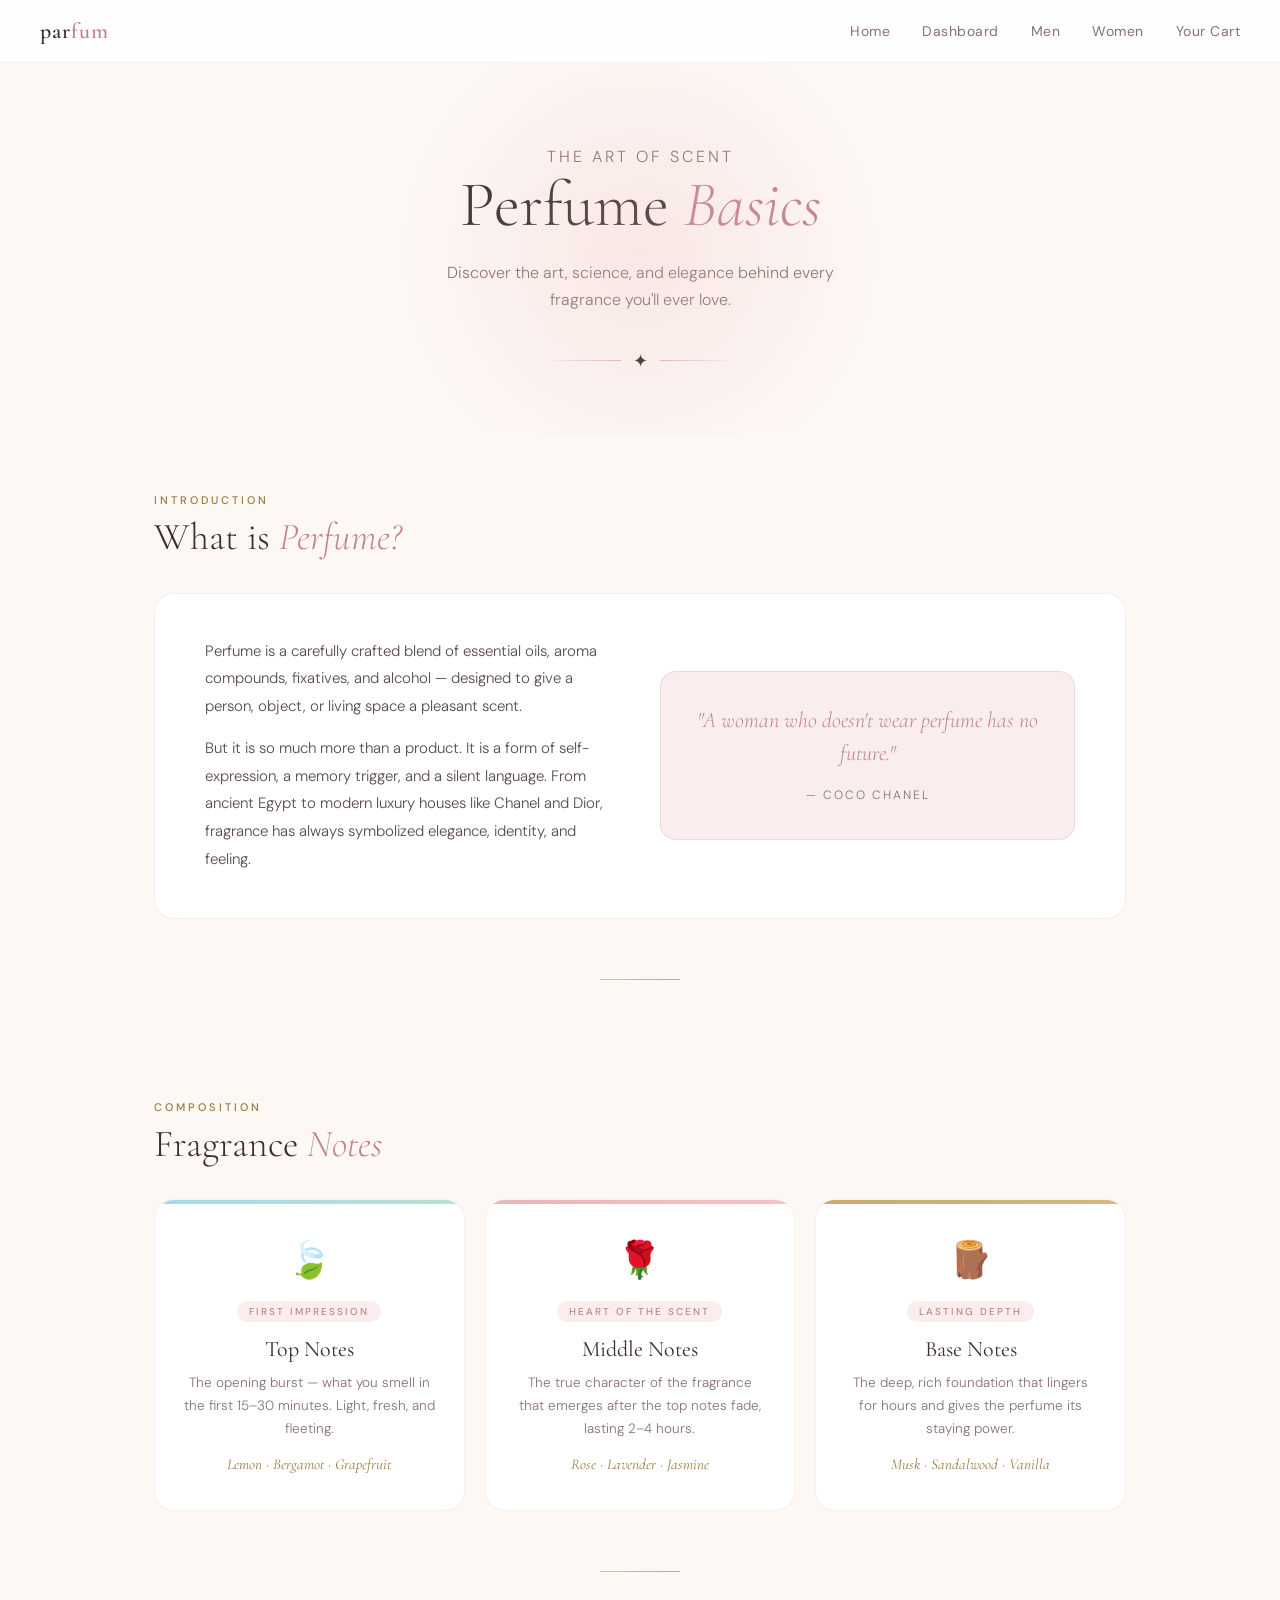
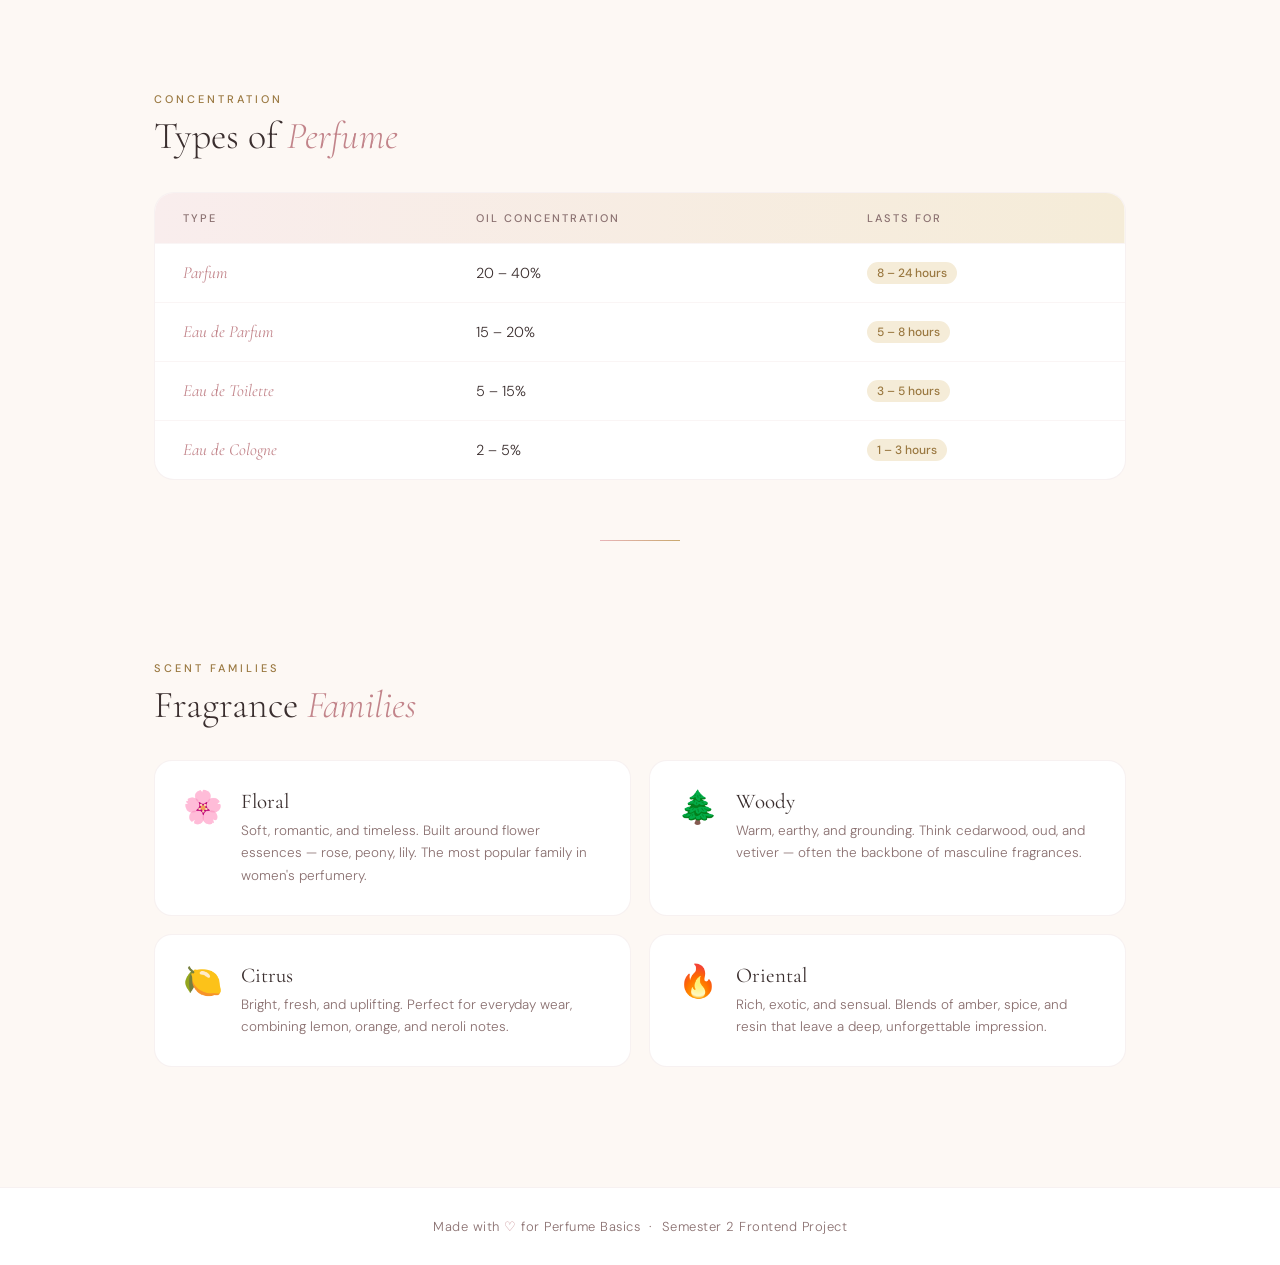
<file: index.html>
<!DOCTYPE html>
<html lang="en">
<head>
<meta charset="UTF-8">
<title>Perfume Basics 🌸</title>

<link href="https://fonts.googleapis.com/css2?family=Cormorant+Garamond:ital,wght@0,300;0,400;0,600;1,300;1,400&family=DM+Sans:wght@300;400;500&display=swap" rel="stylesheet">

<style>
  * {
    margin: 0;
    padding: 0;
    box-sizing: border-box;
  }

  :root {
    --rose: #e8b4b8;
    --rose-light: #f9eded;
    --rose-dark: #c2848a;
    --gold: #c9a96e;
    --gold-light: #f5ecd8;
    --gold-dark: #9a7840;
    --cream: #fdf8f4;
    --text: #3a2e2e;
    --text-muted: #8a7070;
    --white: #ffffff;
  }

  body {
    font-family: 'DM Sans', sans-serif;
    background-color: var(--cream);
    color: var(--text);
    min-height: 100vh;
  }

  /* ── NAVBAR ── */
  nav {
    background: rgba(255,255,255,0.85);
    backdrop-filter: blur(12px);
    padding: 18px 40px;
    display: flex;
    align-items: center;
    justify-content: space-between;
    position: sticky;
    top: 0;
    z-index: 100;
    border-bottom: 1px solid rgba(200,160,160,0.15);
  }

  .nav-logo {
    font-family: 'Cormorant Garamond', serif;
    font-size: 22px;
    font-weight: 600;
    color: var(--text);
    letter-spacing: 1px;
  }

  .nav-logo span {
    color: var(--rose-dark);
  }

  .nav-links {
    display: flex;
    gap: 32px;
    list-style: none;
  }

  .nav-links a {
    text-decoration: none;
    color: var(--text-muted);
    font-size: 14px;
    font-weight: 400;
    letter-spacing: 0.5px;
    transition: color 0.3s;
  }

  .nav-links a:hover {
    color: var(--rose-dark);
  }

  /* ── HERO ── */
  .hero {
    text-align: center;
    padding: 80px 20px 60px;
    position: relative;
    overflow: hidden;
  }

  .hero::before {
    content: '';
    position: absolute;
    top: -60px;
    left: 50%;
    transform: translateX(-50%);
    width: 500px;
    height: 500px;
    background: radial-gradient(circle, rgba(232,180,184,0.25) 0%, transparent 70%);
    pointer-events: none;
  }

  .hero-eyebrow {
    font-size: 12px;
    letter-spacing: 3px;
    text-transform: uppercase;
    color: var(--rose-dark);
    margin-bottom: 16px;
    font-weight: 500;
  }

  .hero h1 {
    font-family: 'Cormorant Garamond', serif;
    font-size: 64px;
    font-weight: 300;
    color: var(--text);
    line-height: 1.1;
    margin-bottom: 18px;
  }

  .hero h1 em {
    font-style: italic;
    color: var(--rose-dark);
  }

  .hero p {
    font-size: 16px;
    color: var(--text-muted);
    font-weight: 300;
    max-width: 440px;
    margin: 0 auto;
    line-height: 1.7;
  }

  .hero-divider {
    display: flex;
    align-items: center;
    justify-content: center;
    gap: 12px;
    margin: 36px auto 0;
    max-width: 200px;
  }

  .hero-divider::before,
  .hero-divider::after {
    content: '';
    flex: 1;
    height: 1px;
    background: linear-gradient(to right, transparent, var(--rose));
  }

  .hero-divider::after {
    background: linear-gradient(to left, transparent, var(--rose));
  }

  .hero-divider span {
    font-size: 18px;
  }

  /* ── SECTIONS ── */
  .section {
    padding: 60px 5%;
    max-width: 1100px;
    margin: 0 auto;
  }

  .section-label {
    font-size: 11px;
    letter-spacing: 3px;
    text-transform: uppercase;
    color: var(--gold-dark);
    margin-bottom: 8px;
    font-weight: 500;
  }

  .section-title {
    font-family: 'Cormorant Garamond', serif;
    font-size: 38px;
    font-weight: 300;
    color: var(--text);
    margin-bottom: 32px;
    line-height: 1.2;
  }

  .section-title em {
    font-style: italic;
    color: var(--rose-dark);
  }

  /* ── WHAT IS PERFUME ── */
  .what-box {
    background: white;
    border-radius: 20px;
    padding: 44px 50px;
    border: 1px solid rgba(200,160,160,0.18);
    display: grid;
    grid-template-columns: 1fr 1fr;
    gap: 40px;
    align-items: center;
  }

  .what-box p {
    font-size: 15px;
    line-height: 1.85;
    color: #5a4a4a;
    font-weight: 300;
  }

  .what-box p + p {
    margin-top: 14px;
  }

  .quote-block {
    background: var(--rose-light);
    border-radius: 16px;
    padding: 32px;
    text-align: center;
    border: 1px solid rgba(194, 132, 138, 0.2);
  }

  .quote-block .quote-text {
    font-family: 'Cormorant Garamond', serif;
    font-size: 22px;
    font-style: italic;
    color: var(--rose-dark);
    line-height: 1.5;
    margin-bottom: 14px;
  }

  .quote-block .quote-sub {
    font-size: 12px;
    letter-spacing: 2px;
    text-transform: uppercase;
    color: var(--text-muted);
  }

  /* ── NOTES CARDS ── */
  .notes-grid {
    display: grid;
    grid-template-columns: repeat(3, 1fr);
    gap: 20px;
  }

  .note-card {
    background: white;
    border-radius: 20px;
    padding: 36px 28px;
    border: 1px solid rgba(200,160,160,0.15);
    text-align: center;
    transition: transform 0.3s ease, box-shadow 0.3s ease;
    position: relative;
    overflow: hidden;
  }

  .note-card::before {
    content: '';
    position: absolute;
    top: 0;
    left: 0;
    right: 0;
    height: 4px;
  }

  .note-card.top::before  { background: linear-gradient(to right, #a8d8ea, #b8e0d2); }
  .note-card.mid::before  { background: linear-gradient(to right, #e8b4b8, #f4c2c9); }
  .note-card.base::before { background: linear-gradient(to right, #c9a96e, #d4b97e); }

  .note-card:hover {
    transform: translateY(-6px);
    box-shadow: 0 16px 40px rgba(180, 120, 120, 0.12);
  }

  .note-icon {
    font-size: 36px;
    margin-bottom: 16px;
    display: block;
  }

  .note-card h3 {
    font-family: 'Cormorant Garamond', serif;
    font-size: 22px;
    font-weight: 400;
    color: var(--text);
    margin-bottom: 10px;
  }

  .note-card .tag {
    display: inline-block;
    font-size: 10px;
    letter-spacing: 2px;
    text-transform: uppercase;
    background: var(--rose-light);
    color: var(--rose-dark);
    padding: 4px 12px;
    border-radius: 20px;
    margin-bottom: 14px;
    font-weight: 500;
  }

  .note-card p {
    font-size: 13.5px;
    color: var(--text-muted);
    line-height: 1.7;
    font-weight: 300;
    margin-bottom: 12px;
  }

  .note-examples {
    font-size: 12px;
    color: var(--gold-dark);
    font-style: italic;
    font-family: 'Cormorant Garamond', serif;
    font-size: 15px;
  }

  /* ── TYPES TABLE ── */
  .table-wrapper {
    background: white;
    border-radius: 20px;
    overflow: hidden;
    border: 1px solid rgba(200,160,160,0.15);
  }

  table {
    width: 100%;
    border-collapse: collapse;
  }

  thead tr {
    background: linear-gradient(to right, var(--rose-light), var(--gold-light));
  }

  thead th {
    padding: 18px 28px;
    text-align: left;
    font-size: 11px;
    letter-spacing: 2px;
    text-transform: uppercase;
    color: var(--text-muted);
    font-weight: 500;
    font-family: 'DM Sans', sans-serif;
  }

  tbody tr {
    border-top: 1px solid rgba(200,160,160,0.1);
    transition: background 0.2s;
  }

  tbody tr:hover {
    background: var(--rose-light);
  }

  tbody td {
    padding: 18px 28px;
    font-size: 14.5px;
    color: var(--text);
    font-weight: 300;
  }

  tbody td:first-child {
    font-family: 'Cormorant Garamond', serif;
    font-size: 17px;
    font-weight: 400;
    font-style: italic;
    color: var(--rose-dark);
  }

  .duration-pill {
    display: inline-block;
    background: var(--gold-light);
    color: var(--gold-dark);
    padding: 3px 10px;
    border-radius: 20px;
    font-size: 12px;
    font-weight: 500;
  }

  /* ── FAMILIES ── */
  .families-grid {
    display: grid;
    grid-template-columns: repeat(2, 1fr);
    gap: 18px;
  }

  .family-card {
    background: white;
    border-radius: 18px;
    padding: 28px 28px;
    border: 1px solid rgba(200,160,160,0.15);
    display: flex;
    align-items: flex-start;
    gap: 18px;
    transition: transform 0.25s ease;
  }

  .family-card:hover {
    transform: translateY(-4px);
    box-shadow: 0 12px 32px rgba(180,120,120,0.1);
  }

  .family-emoji {
    font-size: 32px;
    line-height: 1;
    flex-shrink: 0;
    margin-top: 2px;
  }

  .family-text h3 {
    font-family: 'Cormorant Garamond', serif;
    font-size: 21px;
    font-weight: 400;
    color: var(--text);
    margin-bottom: 6px;
  }

  .family-text p {
    font-size: 13.5px;
    color: var(--text-muted);
    line-height: 1.65;
    font-weight: 300;
  }

  /* ── DIVIDER ── */
  .section-sep {
    width: 80px;
    height: 1px;
    background: linear-gradient(to right, var(--rose), var(--gold));
    margin: 0 auto 60px;
  }

  /* ── FOOTER ── */
  footer {
    background: white;
    border-top: 1px solid rgba(200,160,160,0.15);
    text-align: center;
    padding: 30px 20px;
    margin-top: 60px;
  }

  footer p {
    font-size: 13px;
    color: var(--text-muted);
    font-weight: 300;
    letter-spacing: 0.5px;
  }

  footer p span {
    color: var(--rose-dark);
  }
</style>
</head>
<body>

<!-- NAVBAR -->
<nav>
  <div class="nav-logo">par<span>fum</span></div>
  <ul class="nav-links">
    <a href="index.html">Home</a>
    <a href="dashboard.html">Dashboard</a>
    <a href="men.html">Men</a>
    <a href="women.html">Women</a>
    <a href="cart.html">Your Cart</a>
  </ul>
</nav>

<!-- HERO -->
<div class="hero">
  <p class="hero-eyebrow">The art of scent</p>
  <h1>Perfume <em>Basics</em></h1>
  <p>Discover the art, science, and elegance behind every fragrance you'll ever love.</p>
  <div class="hero-divider"><span>✦</span></div>
</div>

<!-- WHAT IS PERFUME -->
<div class="section">
  <p class="section-label">Introduction</p>
  <h2 class="section-title">What is <em>Perfume?</em></h2>
  <div class="what-box">
    <div>
      <p>Perfume is a carefully crafted blend of essential oils, aroma compounds, fixatives, and alcohol — designed to give a person, object, or living space a pleasant scent.</p>
      <p>But it is so much more than a product. It is a form of self-expression, a memory trigger, and a silent language. From ancient Egypt to modern luxury houses like Chanel and Dior, fragrance has always symbolized elegance, identity, and feeling.</p>
    </div>
    <div class="quote-block">
      <p class="quote-text">"A woman who doesn't wear perfume has no future."</p>
      <p class="quote-sub">— Coco Chanel</p>
    </div>
  </div>
</div>

<div class="section-sep"></div>

<!-- FRAGRANCE NOTES -->
<div class="section">
  <p class="section-label">Composition</p>
  <h2 class="section-title">Fragrance <em>Notes</em></h2>
  <div class="notes-grid">

    <div class="note-card top">
      <span class="note-icon">🍃</span>
      <span class="tag">First impression</span>
      <h3>Top Notes</h3>
      <p>The opening burst — what you smell in the first 15–30 minutes. Light, fresh, and fleeting.</p>
      <span class="note-examples">Lemon · Bergamot · Grapefruit</span>
    </div>

    <div class="note-card mid">
      <span class="note-icon">🌹</span>
      <span class="tag">Heart of the scent</span>
      <h3>Middle Notes</h3>
      <p>The true character of the fragrance that emerges after the top notes fade, lasting 2–4 hours.</p>
      <span class="note-examples">Rose · Lavender · Jasmine</span>
    </div>

    <div class="note-card base">
      <span class="note-icon">🪵</span>
      <span class="tag">Lasting depth</span>
      <h3>Base Notes</h3>
      <p>The deep, rich foundation that lingers for hours and gives the perfume its staying power.</p>
      <span class="note-examples">Musk · Sandalwood · Vanilla</span>
    </div>

  </div>
</div>

<div class="section-sep"></div>

<!-- TYPES OF PERFUME -->
<div class="section">
  <p class="section-label">Concentration</p>
  <h2 class="section-title">Types of <em>Perfume</em></h2>
  <div class="table-wrapper">
    <table>
      <thead>
        <tr>
          <th>Type</th>
          <th>Oil Concentration</th>
          <th>Lasts For</th>
        </tr>
      </thead>
      <tbody>
        <tr>
          <td>Parfum</td>
          <td>20 – 40%</td>
          <td><span class="duration-pill">8 – 24 hours</span></td>
        </tr>
        <tr>
          <td>Eau de Parfum</td>
          <td>15 – 20%</td>
          <td><span class="duration-pill">5 – 8 hours</span></td>
        </tr>
        <tr>
          <td>Eau de Toilette</td>
          <td>5 – 15%</td>
          <td><span class="duration-pill">3 – 5 hours</span></td>
        </tr>
        <tr>
          <td>Eau de Cologne</td>
          <td>2 – 5%</td>
          <td><span class="duration-pill">1 – 3 hours</span></td>
        </tr>
      </tbody>
    </table>
  </div>
</div>

<div class="section-sep"></div>

<!-- FRAGRANCE FAMILIES -->
<div class="section">
  <p class="section-label">Scent Families</p>
  <h2 class="section-title">Fragrance <em>Families</em></h2>
  <div class="families-grid">

    <div class="family-card">
      <span class="family-emoji">🌸</span>
      <div class="family-text">
        <h3>Floral</h3>
        <p>Soft, romantic, and timeless. Built around flower essences — rose, peony, lily. The most popular family in women's perfumery.</p>
      </div>
    </div>

    <div class="family-card">
      <span class="family-emoji">🌲</span>
      <div class="family-text">
        <h3>Woody</h3>
        <p>Warm, earthy, and grounding. Think cedarwood, oud, and vetiver — often the backbone of masculine fragrances.</p>
      </div>
    </div>

    <div class="family-card">
      <span class="family-emoji">🍋</span>
      <div class="family-text">
        <h3>Citrus</h3>
        <p>Bright, fresh, and uplifting. Perfect for everyday wear, combining lemon, orange, and neroli notes.</p>
      </div>
    </div>

    <div class="family-card">
      <span class="family-emoji">🔥</span>
      <div class="family-text">
        <h3>Oriental</h3>
        <p>Rich, exotic, and sensual. Blends of amber, spice, and resin that leave a deep, unforgettable impression.</p>
      </div>
    </div>

  </div>
</div>

<!-- FOOTER -->
<footer>
  <p>Made with <span>♡</span> for Perfume Basics &nbsp;·&nbsp; Semester 2 Frontend Project</p>
</footer>

</body>
</html>
</file>
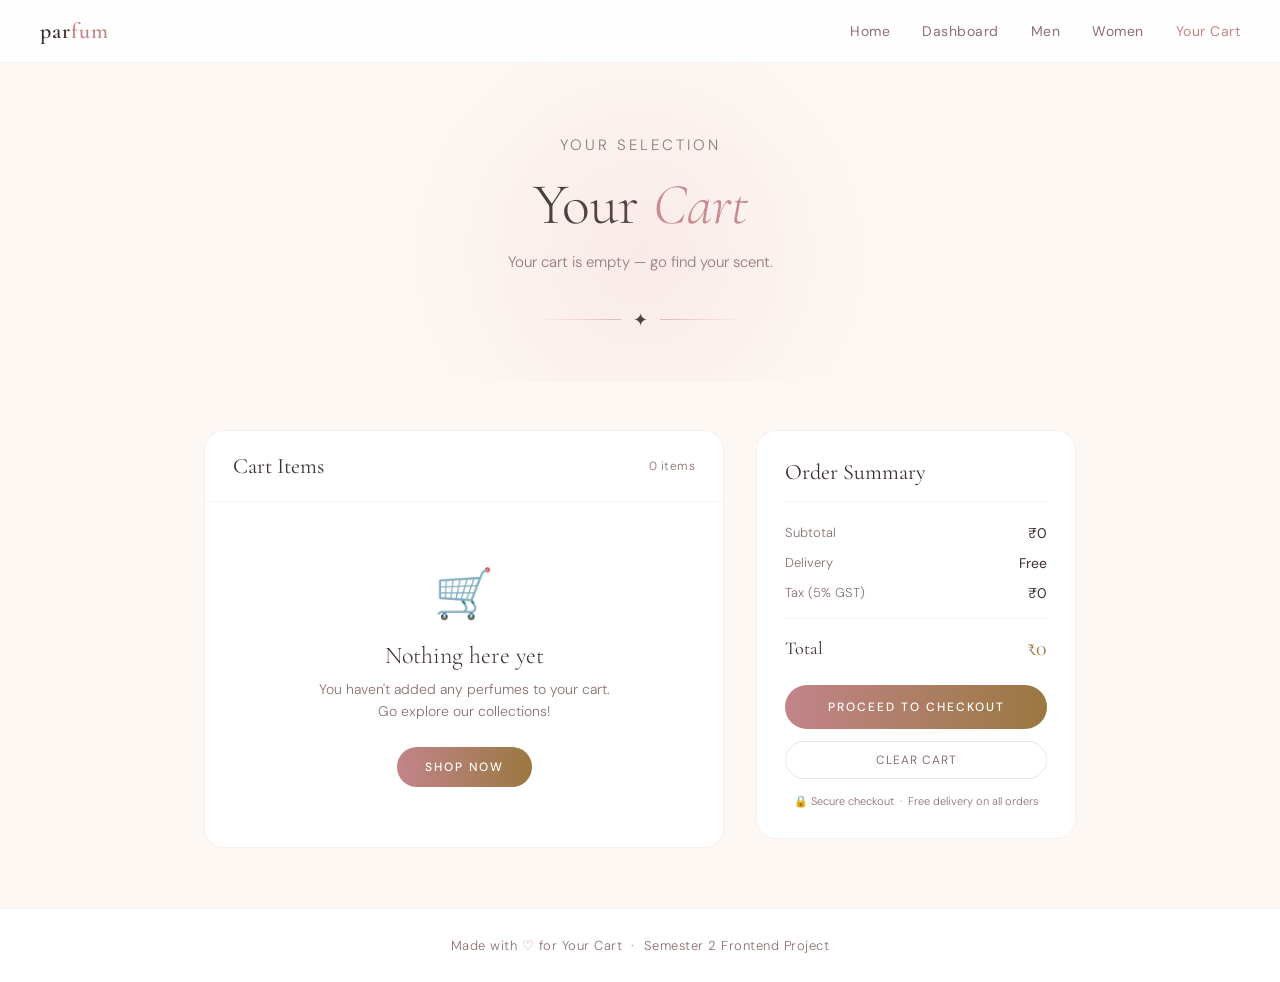
<file: cart.html>
<!DOCTYPE html>
<html lang="en">
<head>
<meta charset="UTF-8">
<title>Your Cart — Parfum</title>

<link href="https://fonts.googleapis.com/css2?family=Cormorant+Garamond:ital,wght@0,300;0,400;0,600;1,300;1,400&family=DM+Sans:wght@300;400;500&display=swap" rel="stylesheet">

<style>
  * { margin: 0; padding: 0; box-sizing: border-box; }

  :root {
    --rose: #e8b4b8;
    --rose-light: #f9eded;
    --rose-dark: #c2848a;
    --gold: #c9a96e;
    --gold-light: #f5ecd8;
    --gold-dark: #9a7840;
    --cream: #fdf8f4;
    --text: #3a2e2e;
    --text-muted: #8a7070;
    --white: #ffffff;
  }

  body {
    font-family: 'DM Sans', sans-serif;
    background-color: var(--cream);
    color: var(--text);
    min-height: 100vh;
  }

  /* ── NAVBAR ── */
  nav {
    background: rgba(255,255,255,0.85);
    backdrop-filter: blur(12px);
    padding: 18px 40px;
    display: flex;
    align-items: center;
    justify-content: space-between;
    position: sticky;
    top: 0;
    z-index: 100;
    border-bottom: 1px solid rgba(200,160,160,0.15);
  }

  .nav-logo {
    font-family: 'Cormorant Garamond', serif;
    font-size: 22px;
    font-weight: 600;
    color: var(--text);
    letter-spacing: 1px;
    text-decoration: none;
  }

  .nav-logo span { color: var(--rose-dark); }

  .nav-links { display: flex; gap: 32px; align-items: center; }

  .nav-links a {
    text-decoration: none;
    color: var(--text-muted);
    font-size: 14px;
    font-weight: 400;
    letter-spacing: 0.5px;
    transition: color 0.3s;
  }

  .nav-links a:hover { color: var(--rose-dark); }
  .nav-links a.active { color: var(--rose-dark); }

  /* ── HERO ── */
  .hero {
    text-align: center;
    padding: 70px 20px 50px;
    position: relative;
    overflow: hidden;
  }

  .hero::before {
    content: '';
    position: absolute;
    top: -60px; left: 50%;
    transform: translateX(-50%);
    width: 500px; height: 500px;
    background: radial-gradient(circle, rgba(232,180,184,0.2) 0%, transparent 70%);
    pointer-events: none;
  }

  .hero-eyebrow {
    font-size: 11px;
    letter-spacing: 3px;
    text-transform: uppercase;
    color: var(--rose-dark);
    margin-bottom: 14px;
    font-weight: 500;
  }

  .hero h1 {
    font-family: 'Cormorant Garamond', serif;
    font-size: 58px;
    font-weight: 300;
    color: var(--text);
    line-height: 1.1;
    margin-bottom: 14px;
  }

  .hero h1 em { font-style: italic; color: var(--rose-dark); }

  .hero p {
    font-size: 15px;
    color: var(--text-muted);
    font-weight: 300;
    line-height: 1.7;
  }

  .hero-divider {
    display: flex;
    align-items: center;
    justify-content: center;
    gap: 12px;
    margin: 32px auto 0;
    max-width: 200px;
  }

  .hero-divider::before { content: ''; flex: 1; height: 1px; background: linear-gradient(to right, transparent, var(--rose)); }
  .hero-divider::after  { content: ''; flex: 1; height: 1px; background: linear-gradient(to left,  transparent, var(--rose)); }
  .hero-divider span { font-size: 18px; }

  /* ── MAIN LAYOUT ── */
  .cart-wrapper {
    max-width: 1000px;
    margin: 0 auto;
    padding: 48px 5% 60px;
    display: grid;
    grid-template-columns: 1fr 320px;
    gap: 32px;
    align-items: start;
  }

  /* ── CART ITEMS ── */
  .cart-items-box {
    background: white;
    border-radius: 20px;
    border: 1px solid rgba(200,160,160,0.15);
    overflow: hidden;
  }

  .cart-items-header {
    padding: 22px 28px;
    border-bottom: 1px solid rgba(200,160,160,0.12);
    display: flex;
    align-items: center;
    justify-content: space-between;
  }

  .cart-items-header h2 {
    font-family: 'Cormorant Garamond', serif;
    font-size: 22px;
    font-weight: 400;
    color: var(--text);
  }

  .item-count {
    font-size: 12px;
    color: var(--text-muted);
    font-weight: 300;
    letter-spacing: 0.5px;
  }

  /* ── SINGLE ITEM ROW ── */
  .cart-item {
    display: flex;
    align-items: center;
    gap: 18px;
    padding: 20px 28px;
    border-bottom: 1px solid rgba(200,160,160,0.1);
    transition: background 0.2s;
  }

  .cart-item:last-child { border-bottom: none; }
  .cart-item:hover { background: var(--rose-light); }

  .item-emoji {
    width: 56px;
    height: 56px;
    background: linear-gradient(135deg, var(--gold-light), #ede0cc);
    border-radius: 14px;
    display: flex;
    align-items: center;
    justify-content: center;
    font-size: 24px;
    flex-shrink: 0;
  }

  .item-info { flex: 1; }

  .item-info h3 {
    font-family: 'Cormorant Garamond', serif;
    font-size: 18px;
    font-weight: 400;
    font-style: italic;
    color: var(--text);
    margin-bottom: 3px;
  }

  .item-info p {
    font-size: 12px;
    color: var(--text-muted);
    font-weight: 300;
  }

  .item-right {
    display: flex;
    flex-direction: column;
    align-items: flex-end;
    gap: 10px;
  }

  .item-price {
    font-family: 'Cormorant Garamond', serif;
    font-size: 18px;
    font-weight: 400;
    color: var(--gold-dark);
  }

  /* ── QTY CONTROLS ── */
  .qty-controls {
    display: flex;
    align-items: center;
    gap: 0;
    border: 1px solid rgba(200,160,160,0.3);
    border-radius: 20px;
    overflow: hidden;
  }

  .qty-btn {
    background: none;
    border: none;
    width: 30px;
    height: 28px;
    cursor: pointer;
    font-size: 15px;
    color: var(--rose-dark);
    font-weight: 500;
    transition: background 0.2s;
    font-family: 'DM Sans', sans-serif;
  }

  .qty-btn:hover { background: var(--rose-light); }

  .qty-num {
    font-size: 13px;
    font-weight: 500;
    color: var(--text);
    min-width: 24px;
    text-align: center;
  }

  .remove-btn {
    background: none;
    border: none;
    font-size: 12px;
    color: var(--text-muted);
    cursor: pointer;
    font-family: 'DM Sans', sans-serif;
    font-weight: 300;
    letter-spacing: 0.5px;
    transition: color 0.2s;
    text-decoration: underline;
    text-underline-offset: 2px;
  }

  .remove-btn:hover { color: var(--rose-dark); }

  /* ── EMPTY STATE ── */
  .empty-state {
    padding: 60px 28px;
    text-align: center;
  }

  .empty-icon {
    font-size: 48px;
    margin-bottom: 16px;
    display: block;
  }

  .empty-state h3 {
    font-family: 'Cormorant Garamond', serif;
    font-size: 24px;
    font-weight: 300;
    color: var(--text);
    margin-bottom: 8px;
  }

  .empty-state p {
    font-size: 14px;
    color: var(--text-muted);
    font-weight: 300;
    margin-bottom: 24px;
    line-height: 1.6;
  }

  .shop-btn {
    display: inline-block;
    text-decoration: none;
    font-size: 12px;
    letter-spacing: 2px;
    text-transform: uppercase;
    color: white;
    background: linear-gradient(to right, var(--rose-dark), var(--gold-dark));
    padding: 12px 28px;
    border-radius: 30px;
    font-weight: 500;
    transition: opacity 0.2s;
  }

  .shop-btn:hover { opacity: 0.85; }

  /* ── ORDER SUMMARY ── */
  .summary-box {
    background: white;
    border-radius: 20px;
    border: 1px solid rgba(200,160,160,0.15);
    padding: 28px;
    position: sticky;
    top: 90px;
  }

  .summary-box h2 {
    font-family: 'Cormorant Garamond', serif;
    font-size: 22px;
    font-weight: 400;
    color: var(--text);
    margin-bottom: 22px;
    padding-bottom: 16px;
    border-bottom: 1px solid rgba(200,160,160,0.12);
  }

  .summary-row {
    display: flex;
    justify-content: space-between;
    align-items: center;
    margin-bottom: 12px;
  }

  .summary-label {
    font-size: 13px;
    color: var(--text-muted);
    font-weight: 300;
  }

  .summary-value {
    font-size: 14px;
    color: var(--text);
    font-weight: 400;
  }

  .summary-divider {
    height: 1px;
    background: rgba(200,160,160,0.12);
    margin: 16px 0;
  }

  .summary-total-row {
    display: flex;
    justify-content: space-between;
    align-items: center;
    margin-bottom: 24px;
  }

  .summary-total-label {
    font-family: 'Cormorant Garamond', serif;
    font-size: 18px;
    font-weight: 400;
    color: var(--text);
  }

  .summary-total-value {
    font-family: 'Cormorant Garamond', serif;
    font-size: 22px;
    font-weight: 400;
    color: var(--gold-dark);
  }

  .checkout-btn {
    display: block;
    width: 100%;
    text-align: center;
    font-size: 12px;
    letter-spacing: 2px;
    text-transform: uppercase;
    color: white;
    background: linear-gradient(to right, var(--rose-dark), var(--gold-dark));
    padding: 14px;
    border-radius: 30px;
    border: none;
    font-weight: 500;
    cursor: pointer;
    font-family: 'DM Sans', sans-serif;
    transition: opacity 0.2s;
    margin-bottom: 12px;
  }

  .checkout-btn:hover { opacity: 0.85; }

  .clear-btn {
    display: block;
    width: 100%;
    text-align: center;
    font-size: 12px;
    letter-spacing: 1px;
    text-transform: uppercase;
    color: var(--text-muted);
    background: none;
    padding: 10px;
    border-radius: 30px;
    border: 1px solid rgba(200,160,160,0.3);
    font-weight: 400;
    cursor: pointer;
    font-family: 'DM Sans', sans-serif;
    transition: all 0.2s;
  }

  .clear-btn:hover {
    background: var(--rose-light);
    color: var(--rose-dark);
    border-color: var(--rose);
  }

  .summary-note {
    text-align: center;
    font-size: 11px;
    color: var(--text-muted);
    font-weight: 300;
    margin-top: 14px;
    line-height: 1.6;
  }

  /* ── TOAST ── */
  .toast {
    position: fixed;
    bottom: 30px;
    left: 50%;
    transform: translateX(-50%) translateY(20px);
    background: var(--text);
    color: white;
    padding: 12px 24px;
    border-radius: 30px;
    font-size: 13px;
    font-weight: 400;
    opacity: 0;
    transition: opacity 0.3s, transform 0.3s;
    pointer-events: none;
    z-index: 999;
    white-space: nowrap;
  }

  .toast.show { opacity: 1; transform: translateX(-50%) translateY(0); }

  /* ── FOOTER ── */
  footer {
    background: white;
    border-top: 1px solid rgba(200,160,160,0.15);
    text-align: center;
    padding: 28px 20px;
  }

  footer p {
    font-size: 13px;
    color: var(--text-muted);
    font-weight: 300;
    letter-spacing: 0.5px;
  }

  footer p span { color: var(--rose-dark); }
</style>
</head>
<body>

<div class="toast" id="toast"></div>

<!-- NAVBAR -->
<nav>
  <a href="index.html" class="nav-logo">par<span>fum</span></a>
  <div class="nav-links">
    <a href="index.html">Home</a>
    <a href="dashboard.html">Dashboard</a>
    <a href="men.html">Men</a>
    <a href="women.html">Women</a>
    <a href="cart.html" class="active">Your Cart</a>
  </div>
</nav>

<!-- HERO -->
<div class="hero">
  <p class="hero-eyebrow">Your selection</p>
  <h1>Your <em>Cart</em></h1>
  <p id="hero-sub">Loading your items...</p>
  <div class="hero-divider"><span>✦</span></div>
</div>

<!-- CART LAYOUT -->
<div class="cart-wrapper">

  <!-- LEFT: ITEMS -->
  <div class="cart-items-box">
    <div class="cart-items-header">
      <h2>Cart Items</h2>
      <span class="item-count" id="item-count">0 items</span>
    </div>
    <div id="cart-list">
      <!-- filled by JS -->
    </div>
  </div>

  <!-- RIGHT: SUMMARY -->
  <div class="summary-box">
    <h2>Order Summary</h2>

    <div class="summary-row">
      <span class="summary-label">Subtotal</span>
      <span class="summary-value" id="subtotal">₹0</span>
    </div>
    <div class="summary-row">
      <span class="summary-label">Delivery</span>
      <span class="summary-value">Free</span>
    </div>
    <div class="summary-row">
      <span class="summary-label">Tax (5% GST)</span>
      <span class="summary-value" id="tax">₹0</span>
    </div>

    <div class="summary-divider"></div>

    <div class="summary-total-row">
      <span class="summary-total-label">Total</span>
      <span class="summary-total-value" id="total">₹0</span>
    </div>

    <button class="checkout-btn" onclick="checkout()">Proceed to Checkout</button>
    <button class="clear-btn" onclick="clearCart()">Clear Cart</button>

    <p class="summary-note">🔒 Secure checkout &nbsp;·&nbsp; Free delivery on all orders</p>
  </div>

</div>

<footer>
  <p>Made with <span>♡</span> for Your Cart &nbsp;·&nbsp; Semester 2 Frontend Project</p>
</footer>

<script>
  function getCart() {
    try { return JSON.parse(localStorage.getItem('parfum_cart')) || []; }
    catch { return []; }
  }

  function saveCart(cart) {
    localStorage.setItem('parfum_cart', JSON.stringify(cart));
  }

  function formatPrice(n) {
    return '₹' + n.toLocaleString('en-IN');
  }

  function showToast(msg) {
    const t = document.getElementById('toast');
    t.textContent = msg;
    t.classList.add('show');
    setTimeout(() => t.classList.remove('show'), 2000);
  }

  function renderCart() {
    const cart = getCart();
    const listEl = document.getElementById('cart-list');
    const countEl = document.getElementById('item-count');
    const subtotalEl = document.getElementById('subtotal');
    const taxEl = document.getElementById('tax');
    const totalEl = document.getElementById('total');
    const heroSub = document.getElementById('hero-sub');

    const totalQty = cart.reduce((s, i) => s + i.qty, 0);
    countEl.textContent = totalQty + (totalQty === 1 ? ' item' : ' items');

    if (cart.length === 0) {
      heroSub.textContent = 'Your cart is empty — go find your scent.';
      listEl.innerHTML = `
        <div class="empty-state">
          <span class="empty-icon">🛒</span>
          <h3>Nothing here yet</h3>
          <p>You haven't added any perfumes to your cart.<br>Go explore our collections!</p>
          <a href="dashboard.html" class="shop-btn">Shop Now</a>
        </div>`;
      subtotalEl.textContent = '₹0';
      taxEl.textContent = '₹0';
      totalEl.textContent = '₹0';
      return;
    }

    heroSub.textContent = 'You have ' + totalQty + (totalQty === 1 ? ' item' : ' items') + ' waiting for you.';

    let subtotal = 0;
    let html = '';

    cart.forEach((item, index) => {
      const lineTotal = item.price * item.qty;
      subtotal += lineTotal;
      html += `
        <div class="cart-item" id="item-${index}">
          <div class="item-emoji">${item.emoji || '🌸'}</div>
          <div class="item-info">
            <h3>${item.name}</h3>
            <p>${formatPrice(item.price)} each</p>
          </div>
          <div class="item-right">
            <span class="item-price">${formatPrice(lineTotal)}</span>
            <div class="qty-controls">
              <button class="qty-btn" onclick="changeQty(${index}, -1)">−</button>
              <span class="qty-num">${item.qty}</span>
              <button class="qty-btn" onclick="changeQty(${index}, 1)">+</button>
            </div>
            <button class="remove-btn" onclick="removeItem(${index})">Remove</button>
          </div>
        </div>`;
    });

    listEl.innerHTML = html;

    const tax = Math.round(subtotal * 0.05);
    const total = subtotal + tax;

    subtotalEl.textContent = formatPrice(subtotal);
    taxEl.textContent = formatPrice(tax);
    totalEl.textContent = formatPrice(total);
  }

  function changeQty(index, delta) {
    const cart = getCart();
    if (!cart[index]) return;
    cart[index].qty += delta;
    if (cart[index].qty <= 0) {
      const name = cart[index].name;
      cart.splice(index, 1);
      showToast('✓ ' + name + ' removed');
    }
    saveCart(cart);
    renderCart();
  }

  function removeItem(index) {
    const cart = getCart();
    if (!cart[index]) return;
    const name = cart[index].name;
    cart.splice(index, 1);
    saveCart(cart);
    showToast('✓ ' + name + ' removed');
    renderCart();
  }

  function clearCart() {
    if (getCart().length === 0) return;
    localStorage.removeItem('parfum_cart');
    showToast('Cart cleared');
    renderCart();
  }

  function checkout() {
    if (getCart().length === 0) {
      showToast('Your cart is empty!');
      return;
    }
    showToast('🎉 Order placed! Thank you ♡');
    setTimeout(() => {
      localStorage.removeItem('parfum_cart');
      renderCart();
    }, 1800);
  }

  renderCart();
</script>

</body>
</html>
</file>
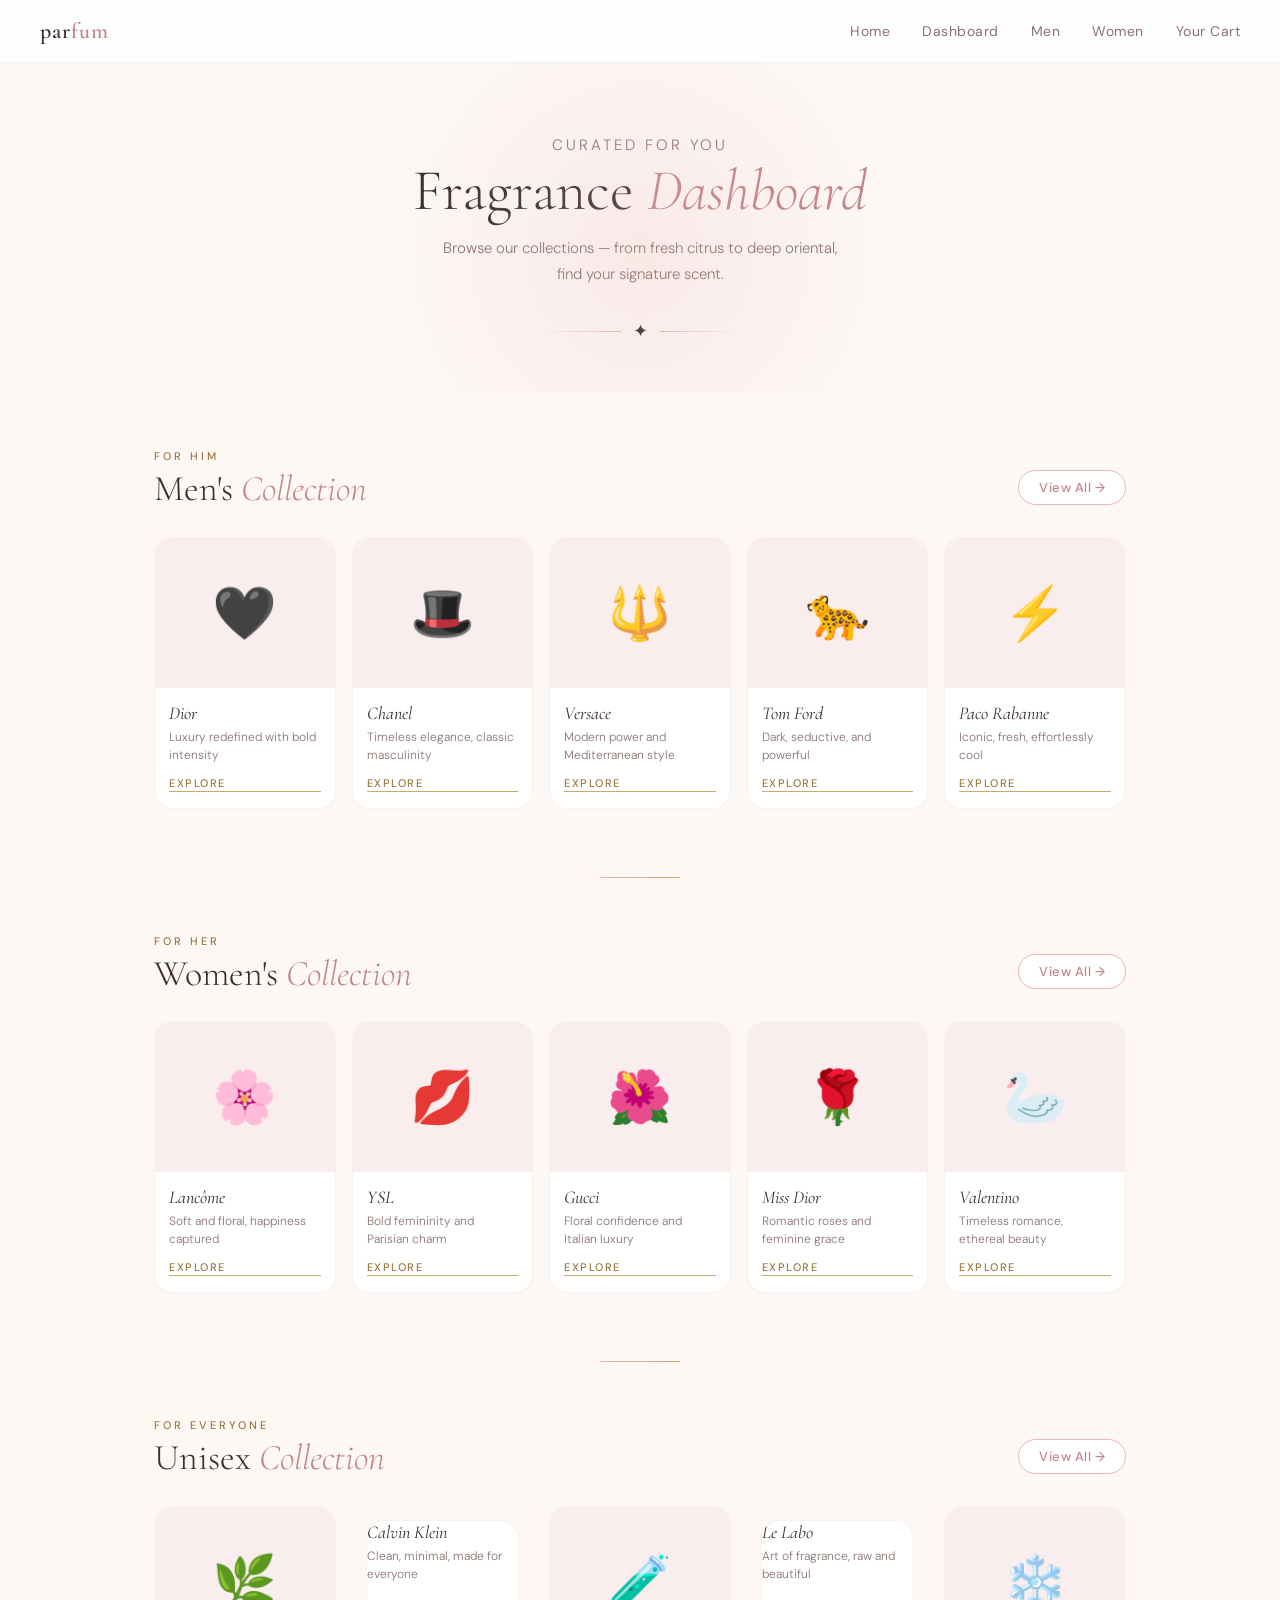
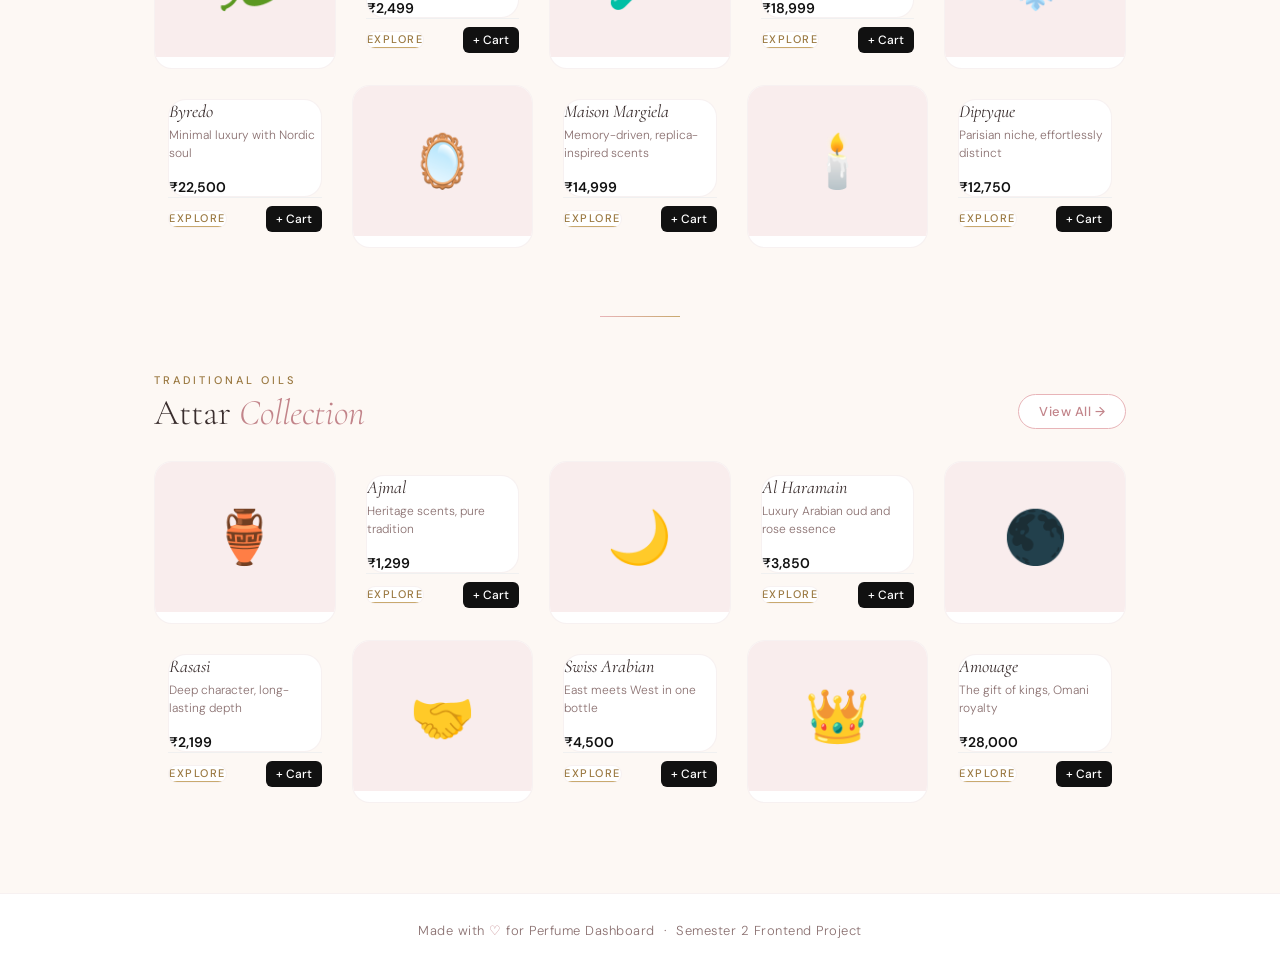
<file: dashboard.html>
<!DOCTYPE html>
<html lang="en">

<head>
  <meta charset="UTF-8">
  <title>Perfume Dashboard</title>

  <link
    href="https://fonts.googleapis.com/css2?family=Cormorant+Garamond:ital,wght@0,300;0,400;0,600;1,300;1,400&family=DM+Sans:wght@300;400;500&display=swap"
    rel="stylesheet">

  <style>
    * {
      margin: 0;
      padding: 0;
      box-sizing: border-box;
    }

    :root {
      --rose: #e8b4b8;
      --rose-light: #f9eded;
      --rose-dark: #c2848a;
      --gold: #c9a96e;
      --gold-light: #f5ecd8;
      --gold-dark: #9a7840;
      --cream: #fdf8f4;
      --text: #3a2e2e;
      --text-muted: #8a7070;
      --white: #ffffff;
    }

    body {
      font-family: 'DM Sans', sans-serif;
      background-color: var(--cream);
      color: var(--text);
      min-height: 100vh;
    }

    /* ── NAVBAR ── */
    nav {
      background: rgba(255, 255, 255, 0.85);
      backdrop-filter: blur(12px);
      padding: 18px 40px;
      display: flex;
      align-items: center;
      justify-content: space-between;
      position: sticky;
      top: 0;
      z-index: 100;
      border-bottom: 1px solid rgba(200, 160, 160, 0.15);
    }

    .nav-logo {
      font-family: 'Cormorant Garamond', serif;
      font-size: 22px;
      font-weight: 600;
      color: var(--text);
      letter-spacing: 1px;
    }

    .nav-logo span {
      color: var(--rose-dark);
    }

    .nav-links {
      display: flex;
      gap: 32px;
      list-style: none;
    }

    .nav-links a {
      text-decoration: none;
      color: var(--text-muted);
      font-size: 14px;
      font-weight: 400;
      letter-spacing: 0.5px;
      transition: color 0.3s;
    }

    .nav-links a:hover {
      color: var(--rose-dark);
    }

    /* ── HERO ── */
    .hero {
      text-align: center;
      padding: 70px 20px 50px;
      position: relative;
      overflow: hidden;
    }

    .hero::before {
      content: '';
      position: absolute;
      top: -60px;
      left: 50%;
      transform: translateX(-50%);
      width: 500px;
      height: 500px;
      background: radial-gradient(circle, rgba(232, 180, 184, 0.22) 0%, transparent 70%);
      pointer-events: none;
    }

    .hero-eyebrow {
      font-size: 11px;
      letter-spacing: 3px;
      text-transform: uppercase;
      color: var(--rose-dark);
      margin-bottom: 14px;
      font-weight: 500;
    }

    .hero h1 {
      font-family: 'Cormorant Garamond', serif;
      font-size: 58px;
      font-weight: 300;
      color: var(--text);
      line-height: 1.1;
      margin-bottom: 14px;
    }

    .hero h1 em {
      font-style: italic;
      color: var(--rose-dark);
    }

    .hero p {
      font-size: 15px;
      color: var(--text-muted);
      font-weight: 300;
      max-width: 400px;
      margin: 0 auto;
      line-height: 1.7;
    }

    .hero-divider {
      display: flex;
      align-items: center;
      justify-content: center;
      gap: 12px;
      margin: 32px auto 0;
      max-width: 200px;
    }

    .hero-divider::before,
    .hero-divider::after {
      content: '';
      flex: 1;
      height: 1px;
      background: linear-gradient(to right, transparent, var(--rose));
    }

    .hero-divider::after {
      background: linear-gradient(to left, transparent, var(--rose));
    }

    .hero-divider span {
      font-size: 18px;
    }

    /* ── COLLECTION SECTION ── */
    .collection {
      max-width: 1100px;
      margin: 0 auto;
      padding: 56px 5% 20px;
    }

    .collection-header {
      display: flex;
      align-items: flex-end;
      justify-content: space-between;
      margin-bottom: 28px;
    }

    .collection-label {
      font-size: 11px;
      letter-spacing: 3px;
      text-transform: uppercase;
      color: var(--gold-dark);
      margin-bottom: 6px;
      font-weight: 500;
    }

    .collection-title {
      font-family: 'Cormorant Garamond', serif;
      font-size: 36px;
      font-weight: 300;
      color: var(--text);
      line-height: 1.1;
    }

    .collection-title em {
      font-style: italic;
      color: var(--rose-dark);
    }

    .view-more-btn {
      display: inline-flex;
      align-items: center;
      gap: 6px;
      text-decoration: none;
      font-size: 13px;
      font-weight: 500;
      color: var(--rose-dark);
      border: 1px solid var(--rose);
      padding: 8px 20px;
      border-radius: 30px;
      letter-spacing: 0.5px;
      transition: all 0.25s ease;
      background: white;
      white-space: nowrap;
      margin-bottom: 4px;
    }

    .view-more-btn:hover {
      background: var(--rose-light);
      border-color: var(--rose-dark);
    }

    /* ── BRAND CARDS ── */
    .cards-row {
      display: grid;
      grid-template-columns: repeat(5, 1fr);
      gap: 16px;
    }

    .brand-card {
      background: white;
      border-radius: 18px;
      overflow: hidden;
      border: 1px solid rgba(200, 160, 160, 0.15);
      transition: transform 0.3s ease, box-shadow 0.3s ease;
      cursor: pointer;
      text-decoration: none;
      color: inherit;
      display: flex;
      flex-direction: column;
    }

    .brand-card:hover {
      transform: translateY(-6px);
      box-shadow: 0 16px 36px rgba(180, 120, 120, 0.13);
    }

    /* ── EMOJI BANNER (replaces card-img) ── */
    .card-emoji-banner {
      width: 100%;
      height: 150px;
      display: flex;
      align-items: center;
      justify-content: center;
      font-size: 52px;
      background: var(--rose-light);
      transition: background 0.3s ease, transform 0.3s ease;
      user-select: none;
    }

    .brand-card:hover .card-emoji-banner {
      background: var(--gold-light);
    }

    .brand-card:hover .card-emoji-banner span {
      animation: wobble 0.5s ease;
    }

    @keyframes wobble {
      0%   { transform: scale(1) rotate(0deg); }
      25%  { transform: scale(1.15) rotate(-6deg); }
      50%  { transform: scale(1.2) rotate(6deg); }
      75%  { transform: scale(1.1) rotate(-3deg); }
      100% { transform: scale(1) rotate(0deg); }
    }

    .card-price {
      font-size: 14px;
      font-weight: 600;
      color: #111;
      margin-top: 4px;
    }

    .card-footer {
      display: flex;
      justify-content: space-between;
      align-items: center;
      margin-top: auto;
      padding-top: 8px;
      border-top: 1px solid #f0f0f0;
    }

    .add-cart-btn {
      background: #111;
      color: #fff;
      border: none;
      border-radius: 6px;
      padding: 5px 10px;
      font-size: 12px;
      font-weight: 500;
      cursor: pointer;
      text-decoration: none;
    }

    .add-cart-btn:hover {
      background: #333;
    }

    .card-body {
      padding: 14px 14px 16px;
      display: flex;
      flex-direction: column;
      flex-grow: 1;
    }

    .card-body h3 {
      font-family: 'Cormorant Garamond', serif;
      font-size: 18px;
      font-weight: 400;
      color: var(--text);
      margin-bottom: 4px;
      font-style: italic;
    }

    .card-body p {
      font-size: 12px;
      color: var(--text-muted);
      font-weight: 300;
      line-height: 1.5;
      margin-bottom: 12px;
    }

    .card-explore {
      display: inline-block;
      font-size: 11px;
      letter-spacing: 1.5px;
      text-transform: uppercase;
      color: var(--gold-dark);
      font-weight: 500;
      text-decoration: none;
      border-bottom: 1px solid var(--gold);
      padding-bottom: 1px;
      transition: color 0.2s;
    }

    .brand-card:hover .card-explore {
      color: var(--rose-dark);
      border-color: var(--rose);
    }

    /* ── SECTION SEPARATOR ── */
    .section-sep {
      width: 80px;
      height: 1px;
      background: linear-gradient(to right, var(--rose), var(--gold));
      margin: 48px auto 0;
    }

    /* ── FOOTER ── */
    footer {
      background: white;
      border-top: 1px solid rgba(200, 160, 160, 0.15);
      text-align: center;
      padding: 28px 20px;
      margin-top: 70px;
    }

    footer p {
      font-size: 13px;
      color: var(--text-muted);
      font-weight: 300;
      letter-spacing: 0.5px;
    }

    footer p span {
      color: var(--rose-dark);
    }
  </style>
</head>

<body>

  <!-- NAVBAR -->
  <nav>
    <div class="nav-logo">par<span>fum</span></div>
    <div class="nav-links">
      <a href="index.html">Home</a>
      <a href="dashboard.html">Dashboard</a>
      <a href="men.html">Men</a>
      <a href="women.html">Women</a>
      <a href="cart.html">Your Cart</a>
    </div>
  </nav>

  <!-- HERO -->
  <div class="hero">
    <p class="hero-eyebrow">Curated for you</p>
    <h1>Fragrance <em>Dashboard</em></h1>
    <p>Browse our collections — from fresh citrus to deep oriental, find your signature scent.</p>
    <div class="hero-divider"><span>✦</span></div>
  </div>


  <!-- MEN'S COLLECTION -->
  <div class="collection">
    <div class="collection-header">
      <div>
        <p class="collection-label">For Him</p>
        <h2 class="collection-title">Men's <em>Collection</em></h2>
      </div>
      <a href="men.html" class="view-more-btn">View All →</a>
    </div>

    <div class="cards-row">
      <a href="#" class="brand-card">
        <div class="card-emoji-banner"><span>🖤</span></div>
        <div class="card-body">
          <h3>Dior</h3>
          <p>Luxury redefined with bold intensity</p>
          <span class="card-explore">Explore</span>
        </div>
      </a>
      <a href="#" class="brand-card">
        <div class="card-emoji-banner"><span>🎩</span></div>
        <div class="card-body">
          <h3>Chanel</h3>
          <p>Timeless elegance, classic masculinity</p>
          <span class="card-explore">Explore</span>
        </div>
      </a>
      <a href="#" class="brand-card">
        <div class="card-emoji-banner"><span>🔱</span></div>
        <div class="card-body">
          <h3>Versace</h3>
          <p>Modern power and Mediterranean style</p>
          <span class="card-explore">Explore</span>
        </div>
      </a>
      <a href="#" class="brand-card">
        <div class="card-emoji-banner"><span>🐆</span></div>
        <div class="card-body">
          <h3>Tom Ford</h3>
          <p>Dark, seductive, and powerful</p>
          <span class="card-explore">Explore</span>
        </div>
      </a>
      <a href="#" class="brand-card">
        <div class="card-emoji-banner"><span>⚡</span></div>
        <div class="card-body">
          <h3>Paco Rabanne</h3>
          <p>Iconic, fresh, effortlessly cool</p>
          <span class="card-explore">Explore</span>
        </div>
      </a>
    </div>
  </div>

  <div class="section-sep"></div>

  <!-- WOMEN'S COLLECTION -->
  <div class="collection">
    <div class="collection-header">
      <div>
        <p class="collection-label">For Her</p>
        <h2 class="collection-title">Women's <em>Collection</em></h2>
      </div>
      <a href="women.html" class="view-more-btn">View All →</a>
    </div>

    <div class="cards-row">
      <a href="#" class="brand-card">
        <div class="card-emoji-banner"><span>🌸</span></div>
        <div class="card-body">
          <h3>Lancôme</h3>
          <p>Soft and floral, happiness captured</p>
          <span class="card-explore">Explore</span>
        </div>
      </a>
      <a href="#" class="brand-card">
        <div class="card-emoji-banner"><span>💋</span></div>
        <div class="card-body">
          <h3>YSL</h3>
          <p>Bold femininity and Parisian charm</p>
          <span class="card-explore">Explore</span>
        </div>
      </a>
      <a href="#" class="brand-card">
        <div class="card-emoji-banner"><span>🌺</span></div>
        <div class="card-body">
          <h3>Gucci</h3>
          <p>Floral confidence and Italian luxury</p>
          <span class="card-explore">Explore</span>
        </div>
      </a>
      <a href="#" class="brand-card">
        <div class="card-emoji-banner"><span>🌹</span></div>
        <div class="card-body">
          <h3>Miss Dior</h3>
          <p>Romantic roses and feminine grace</p>
          <span class="card-explore">Explore</span>
        </div>
      </a>
      <a href="#" class="brand-card">
        <div class="card-emoji-banner"><span>🦢</span></div>
        <div class="card-body">
          <h3>Valentino</h3>
          <p>Timeless romance, ethereal beauty</p>
          <span class="card-explore">Explore</span>
        </div>
      </a>
    </div>
  </div>

  <div class="section-sep"></div>

  <!-- UNISEX COLLECTION -->
  <div class="collection">
    <div class="collection-header">
      <div>
        <p class="collection-label">For Everyone</p>
        <h2 class="collection-title">Unisex <em>Collection</em></h2>
      </div>
      <a href="unisex.html" class="view-more-btn">View All →</a>
    </div>

    <div class="cards-row">
      <a href="#" class="brand-card">
        <div class="card-emoji-banner"><span>🌿</span></div>
        <div class="card-body">
          <h3>Calvin Klein</h3>
          <p>Clean, minimal, made for everyone</p>
          <span class="card-price">₹2,499</span>
          <div class="card-footer">
            <span class="card-explore">Explore</span>
            <a href="cart.html" class="add-cart-btn" onclick="addToCart('Calvin Klein')">+ Cart</a>
          </div>
        </div>
      </a>
      <a href="#" class="brand-card">
        <div class="card-emoji-banner"><span>🧪</span></div>
        <div class="card-body">
          <h3>Le Labo</h3>
          <p>Art of fragrance, raw and beautiful</p>
          <span class="card-price">₹18,999</span>
          <div class="card-footer">
            <span class="card-explore">Explore</span>
            <a href="cart.html" class="add-cart-btn" onclick="addToCart('Le Labo')">+ Cart</a>
          </div>
        </div>
      </a>
      <a href="#" class="brand-card">
        <div class="card-emoji-banner"><span>❄️</span></div>
        <div class="card-body">
          <h3>Byredo</h3>
          <p>Minimal luxury with Nordic soul</p>
          <span class="card-price">₹22,500</span>
          <div class="card-footer">
            <span class="card-explore">Explore</span>
            <a href="cart.html" class="add-cart-btn" onclick="addToCart('Byredo')">+ Cart</a>
          </div>
        </div>
      </a>
      <a href="#" class="brand-card">
        <div class="card-emoji-banner"><span>🪞</span></div>
        <div class="card-body">
          <h3>Maison Margiela</h3>
          <p>Memory-driven, replica-inspired scents</p>
          <span class="card-price">₹14,999</span>
          <div class="card-footer">
            <span class="card-explore">Explore</span>
            <a href="cart.html" class="add-cart-btn" onclick="addToCart('Maison Margiela')">+ Cart</a>
          </div>
        </div>
      </a>
      <a href="#" class="brand-card">
        <div class="card-emoji-banner"><span>🕯️</span></div>
        <div class="card-body">
          <h3>Diptyque</h3>
          <p>Parisian niche, effortlessly distinct</p>
          <span class="card-price">₹12,750</span>
          <div class="card-footer">
            <span class="card-explore">Explore</span>
            <a href="cart.html" class="add-cart-btn" onclick="addToCart('Diptyque')">+ Cart</a>
          </div>
        </div>
      </a>
    </div>
  </div>

  <div class="section-sep"></div>

  <!-- ATTAR COLLECTION -->
  <div class="collection">
    <div class="collection-header">
      <div>
        <p class="collection-label">Traditional Oils</p>
        <h2 class="collection-title">Attar <em>Collection</em></h2>
      </div>
      <a href="attar.html" class="view-more-btn">View All →</a>
    </div>

    <div class="cards-row">
      <a href="#" class="brand-card">
        <div class="card-emoji-banner"><span>🏺</span></div>
        <div class="card-body">
          <h3>Ajmal</h3>
          <p>Heritage scents, pure tradition</p>
          <span class="card-price">₹1,299</span>
          <div class="card-footer">
            <span class="card-explore">Explore</span>
            <a href="cart.html" class="add-cart-btn" onclick="addToCart('Ajmal')">+ Cart</a>
          </div>
        </div>
      </a>
      <a href="#" class="brand-card">
        <div class="card-emoji-banner"><span>🌙</span></div>
        <div class="card-body">
          <h3>Al Haramain</h3>
          <p>Luxury Arabian oud and rose essence</p>
          <span class="card-price">₹3,850</span>
          <div class="card-footer">
            <span class="card-explore">Explore</span>
            <a href="cart.html" class="add-cart-btn" onclick="addToCart('Al Haramain')">+ Cart</a>
          </div>
        </div>
      </a>
      <a href="#" class="brand-card">
        <div class="card-emoji-banner"><span>🌑</span></div>
        <div class="card-body">
          <h3>Rasasi</h3>
          <p>Deep character, long-lasting depth</p>
          <span class="card-price">₹2,199</span>
          <div class="card-footer">
            <span class="card-explore">Explore</span>
            <a href="cart.html" class="add-cart-btn" onclick="addToCart('Rasasi')">+ Cart</a>
          </div>
        </div>
      </a>
      <a href="#" class="brand-card">
        <div class="card-emoji-banner"><span>🤝</span></div>
        <div class="card-body">
          <h3>Swiss Arabian</h3>
          <p>East meets West in one bottle</p>
          <span class="card-price">₹4,500</span>
          <div class="card-footer">
            <span class="card-explore">Explore</span>
            <a href="cart.html" class="add-cart-btn" onclick="addToCart('Swiss Arabian')">+ Cart</a>
          </div>
        </div>
      </a>
      <a href="#" class="brand-card">
        <div class="card-emoji-banner"><span>👑</span></div>
        <div class="card-body">
          <h3>Amouage</h3>
          <p>The gift of kings, Omani royalty</p>
          <span class="card-price">₹28,000</span>
          <div class="card-footer">
            <span class="card-explore">Explore</span>
            <a href="cart.html" class="add-cart-btn" onclick="addToCart('Amouage')">+ Cart</a>
          </div>
        </div>
      </a>
    </div>
  </div>

  <!-- FOOTER -->
  <footer>
    <p>Made with <span>♡</span> for Perfume Dashboard &nbsp;·&nbsp; Semester 2 Frontend Project</p>
  </footer>

</body>

<script>
  function addToCart(name) {
    let cart = JSON.parse(localStorage.getItem('cart') || '[]');
    cart.push(name);
    localStorage.setItem('cart', JSON.stringify(cart));
  }
</script>

</html>
</file>
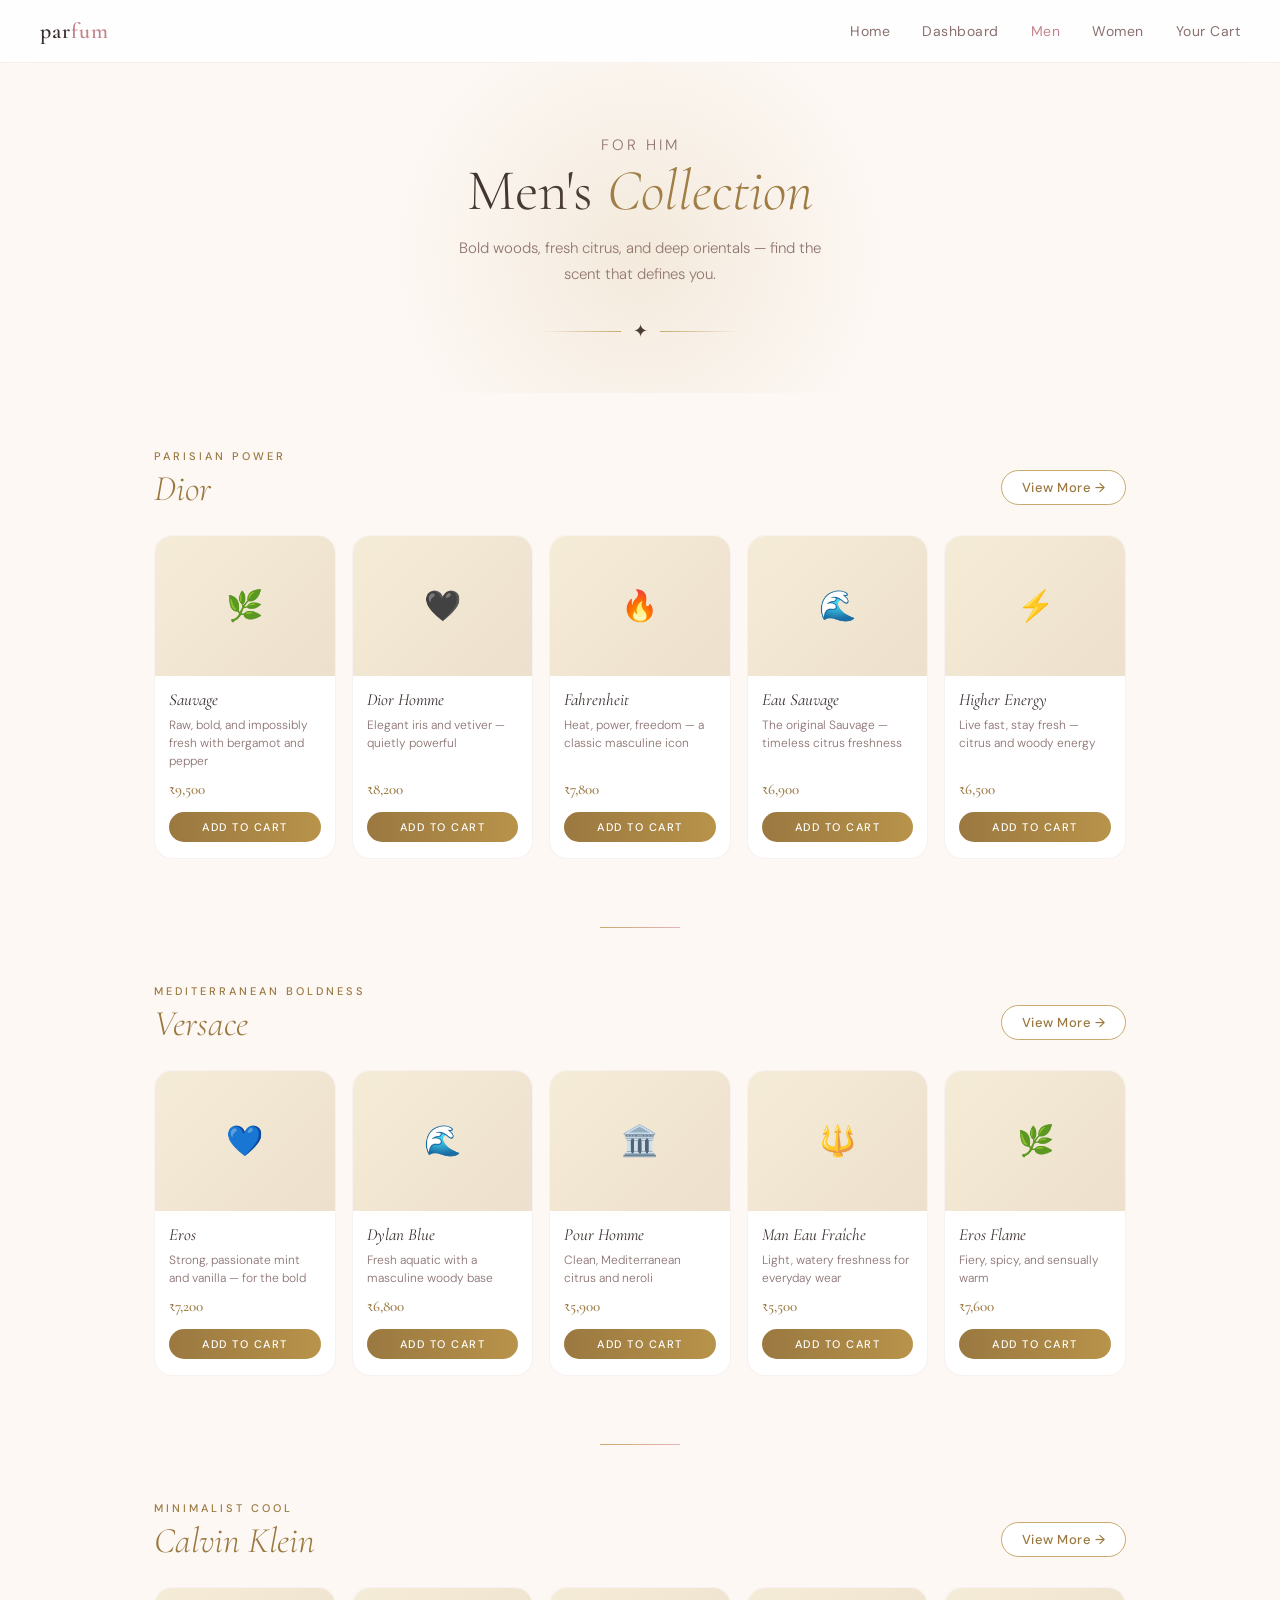
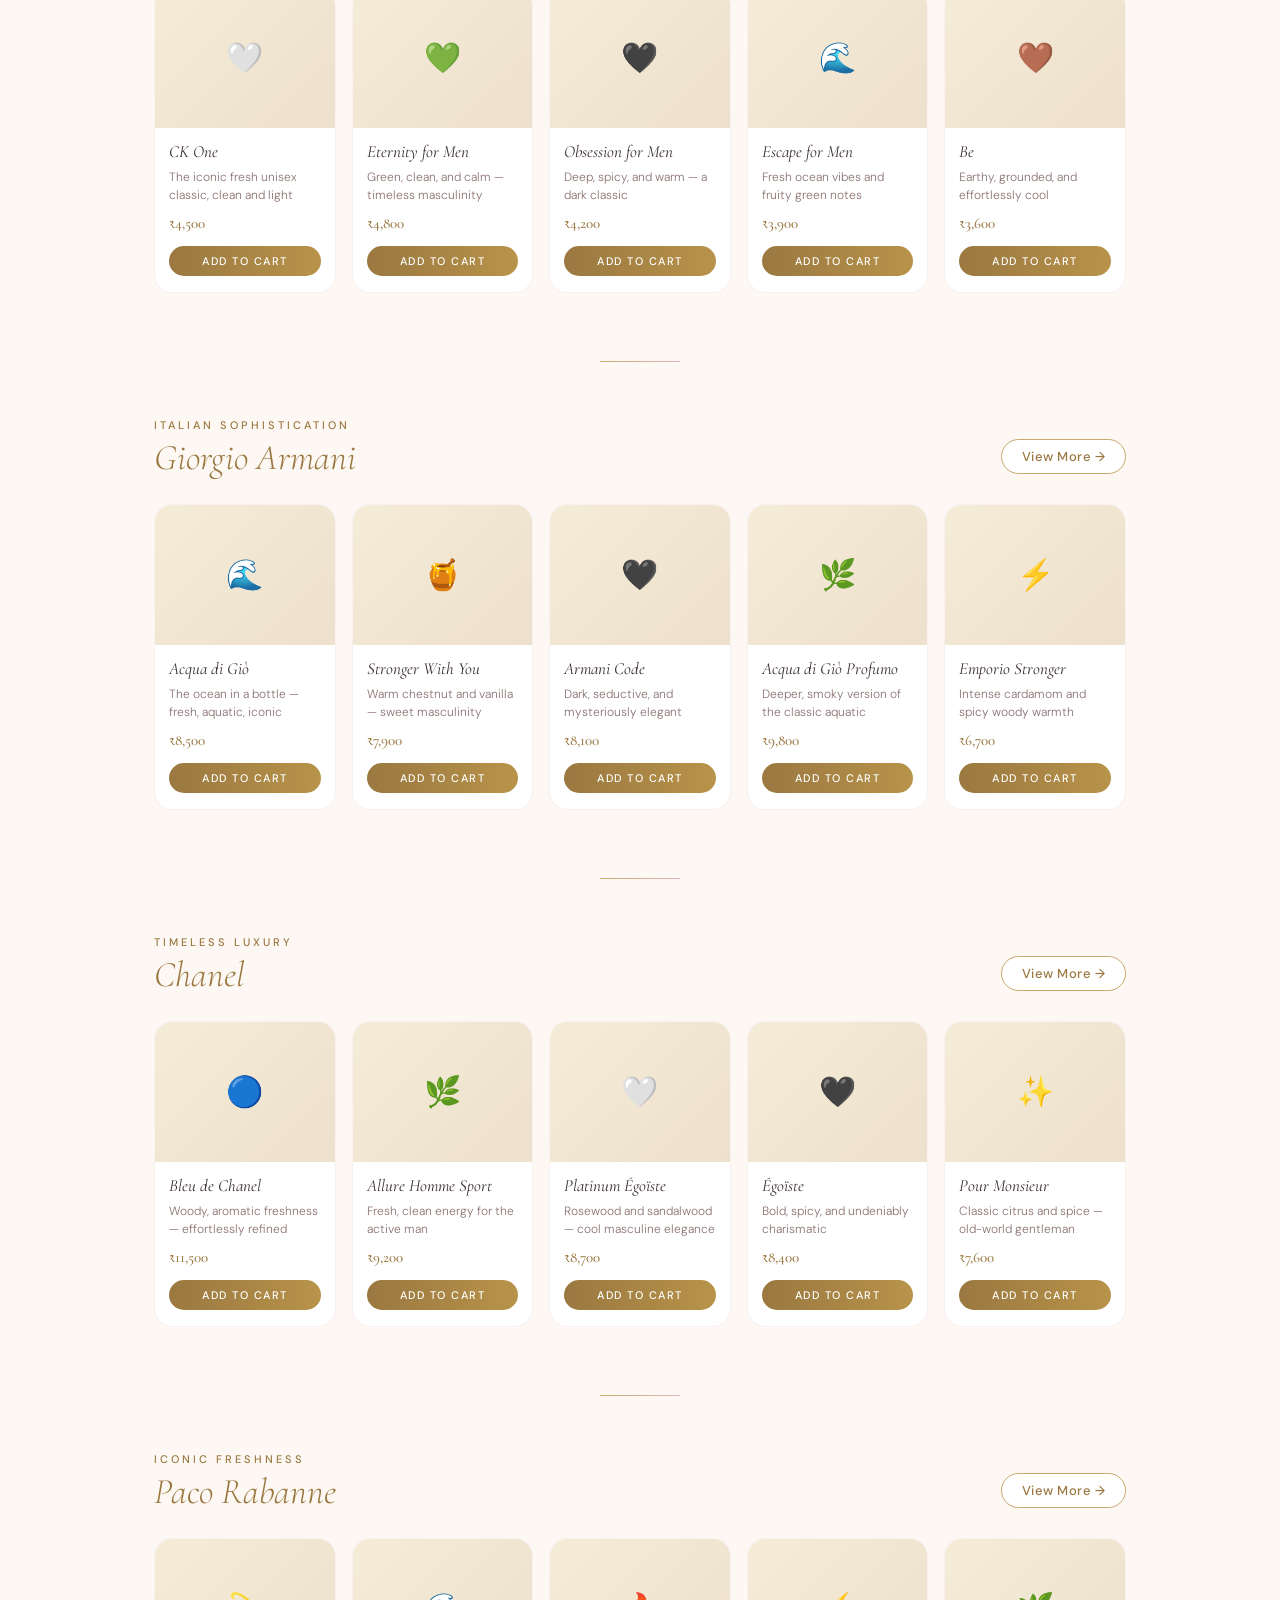
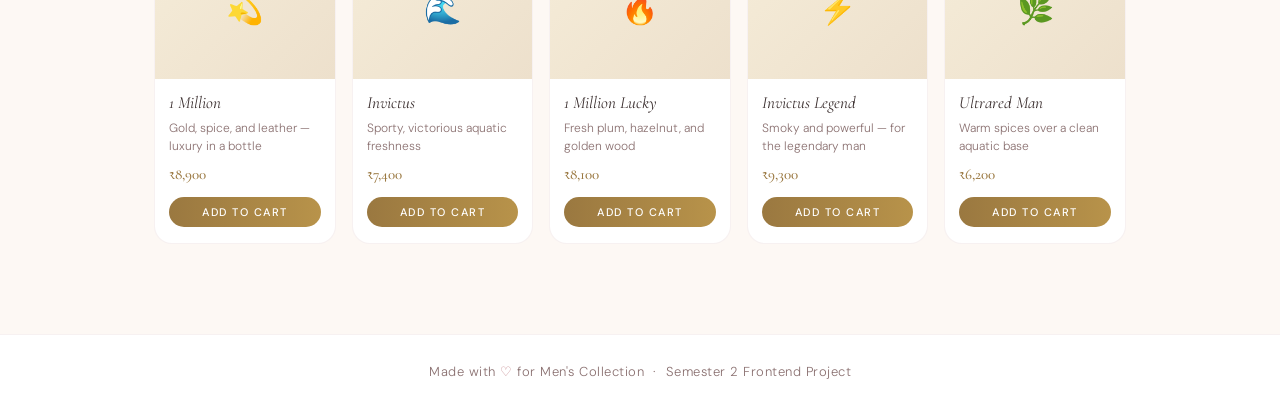
<file: men.html>
<!DOCTYPE html>
<html lang="en">
<head>
<meta charset="UTF-8">
<title>Men's Collection — Parfum</title>

<link href="https://fonts.googleapis.com/css2?family=Cormorant+Garamond:ital,wght@0,300;0,400;0,600;1,300;1,400&family=DM+Sans:wght@300;400;500&display=swap" rel="stylesheet">

<style>
  * { margin: 0; padding: 0; box-sizing: border-box; }

  :root {
    --rose: #e8b4b8;
    --rose-light: #f9eded;
    --rose-dark: #c2848a;
    --gold: #c9a96e;
    --gold-light: #f5ecd8;
    --gold-dark: #9a7840;
    --cream: #fdf8f4;
    --text: #3a2e2e;
    --text-muted: #8a7070;
    --white: #ffffff;
  }

  body {
    font-family: 'DM Sans', sans-serif;
    background-color: var(--cream);
    color: var(--text);
    min-height: 100vh;
  }

  /* ── NAVBAR ── */
  nav {
    background: rgba(255,255,255,0.85);
    backdrop-filter: blur(12px);
    padding: 18px 40px;
    display: flex;
    align-items: center;
    justify-content: space-between;
    position: sticky;
    top: 0;
    z-index: 100;
    border-bottom: 1px solid rgba(200,160,160,0.15);
  }

  .nav-logo {
    font-family: 'Cormorant Garamond', serif;
    font-size: 22px;
    font-weight: 600;
    color: var(--text);
    letter-spacing: 1px;
    text-decoration: none;
  }

  .nav-logo span { color: var(--rose-dark); }

  .nav-links { display: flex; gap: 32px; align-items: center; }

  .nav-links a {
    text-decoration: none;
    color: var(--text-muted);
    font-size: 14px;
    font-weight: 400;
    letter-spacing: 0.5px;
    transition: color 0.3s;
  }

  .nav-links a:hover,
  .nav-links a.active { color: var(--rose-dark); }

  .cart-link {
    position: relative;
  }

  .cart-badge {
    display: none;
    position: absolute;
    top: -8px;
    right: -10px;
    background: var(--rose-dark);
    color: white;
    font-size: 10px;
    font-weight: 500;
    width: 18px;
    height: 18px;
    border-radius: 50%;
    align-items: center;
    justify-content: center;
  }

  .cart-badge.visible { display: flex; }

  /* ── HERO ── */
  .hero {
    text-align: center;
    padding: 70px 20px 50px;
    position: relative;
    overflow: hidden;
  }

  .hero::before {
    content: '';
    position: absolute;
    top: -60px; left: 50%;
    transform: translateX(-50%);
    width: 500px; height: 500px;
    background: radial-gradient(circle, rgba(201,169,110,0.18) 0%, transparent 70%);
    pointer-events: none;
  }

  .hero-eyebrow {
    font-size: 11px;
    letter-spacing: 3px;
    text-transform: uppercase;
    color: var(--gold-dark);
    margin-bottom: 14px;
    font-weight: 500;
  }

  .hero h1 {
    font-family: 'Cormorant Garamond', serif;
    font-size: 58px;
    font-weight: 300;
    color: var(--text);
    line-height: 1.1;
    margin-bottom: 14px;
  }

  .hero h1 em { font-style: italic; color: var(--gold-dark); }

  .hero p {
    font-size: 15px;
    color: var(--text-muted);
    font-weight: 300;
    max-width: 400px;
    margin: 0 auto;
    line-height: 1.7;
  }

  .hero-divider {
    display: flex;
    align-items: center;
    justify-content: center;
    gap: 12px;
    margin: 32px auto 0;
    max-width: 200px;
  }

  .hero-divider::before { content: ''; flex: 1; height: 1px; background: linear-gradient(to right, transparent, var(--gold)); }
  .hero-divider::after  { content: ''; flex: 1; height: 1px; background: linear-gradient(to left,  transparent, var(--gold)); }
  .hero-divider span { font-size: 18px; }

  /* ── BRAND SECTION ── */
  .brand-section {
    max-width: 1100px;
    margin: 0 auto;
    padding: 56px 5% 20px;
  }

  .brand-header {
    display: flex;
    align-items: flex-end;
    justify-content: space-between;
    margin-bottom: 26px;
  }

  .brand-label {
    font-size: 11px;
    letter-spacing: 3px;
    text-transform: uppercase;
    color: var(--gold-dark);
    margin-bottom: 6px;
    font-weight: 500;
  }

  .brand-title {
    font-family: 'Cormorant Garamond', serif;
    font-size: 36px;
    font-weight: 300;
    color: var(--text);
    line-height: 1.1;
  }

  .brand-title em { font-style: italic; color: var(--gold-dark); }

  .view-more-btn {
    display: inline-flex;
    align-items: center;
    gap: 6px;
    text-decoration: none;
    font-size: 13px;
    font-weight: 500;
    color: var(--gold-dark);
    border: 1px solid var(--gold);
    padding: 8px 20px;
    border-radius: 30px;
    letter-spacing: 0.5px;
    transition: all 0.25s ease;
    background: white;
    white-space: nowrap;
    margin-bottom: 4px;
  }

  .view-more-btn:hover {
    background: var(--gold-light);
    border-color: var(--gold-dark);
  }

  /* ── CARDS ── */
  .cards-row {
    display: grid;
    grid-template-columns: repeat(5, 1fr);
    gap: 16px;
  }

  .brand-card {
    background: white;
    border-radius: 18px;
    overflow: hidden;
    border: 1px solid rgba(200,160,160,0.15);
    transition: transform 0.3s ease, box-shadow 0.3s ease;
    display: flex;
    flex-direction: column;
  }

  .brand-card:hover {
    transform: translateY(-6px);
    box-shadow: 0 16px 36px rgba(150,120,80,0.12);
  }

  .card-img-placeholder {
    width: 100%;
    height: 140px;
    background: linear-gradient(135deg, var(--gold-light), #ede0cc);
    display: flex;
    align-items: center;
    justify-content: center;
    font-size: 30px;
  }

  .card-img {
    width: 100%;
    height: 140px;
    object-fit: cover;
    display: block;
  }

  .card-body {
    padding: 14px 14px 16px;
    flex: 1;
    display: flex;
    flex-direction: column;
    gap: 4px;
  }

  .card-body h3 {
    font-family: 'Cormorant Garamond', serif;
    font-size: 17px;
    font-weight: 400;
    color: var(--text);
    font-style: italic;
    line-height: 1.2;
  }

  .card-body p {
    font-size: 12px;
    color: var(--text-muted);
    font-weight: 300;
    line-height: 1.5;
    flex: 1;
    margin-top: 2px;
  }

  .card-price {
    font-size: 15px;
    font-weight: 500;
    color: var(--gold-dark);
    font-family: 'Cormorant Garamond', serif;
    margin-top: 6px;
  }

  .card-btn {
    display: inline-block;
    text-align: center;
    font-size: 11px;
    letter-spacing: 1.5px;
    text-transform: uppercase;
    color: white;
    background: linear-gradient(to right, var(--gold-dark), #b8934a);
    padding: 8px 14px;
    border-radius: 20px;
    border: none;
    font-weight: 500;
    cursor: pointer;
    transition: opacity 0.2s, transform 0.15s;
    margin-top: 10px;
    font-family: 'DM Sans', sans-serif;
    width: 100%;
  }

  .card-btn:hover { opacity: 0.88; }

  .card-btn.added {
    background: linear-gradient(to right, #7aaa7a, #5a9a5a);
    transform: scale(0.97);
  }

  /* ── SEPARATOR ── */
  .section-sep {
    width: 80px;
    height: 1px;
    background: linear-gradient(to right, var(--gold), var(--rose));
    margin: 48px auto 0;
  }

  /* ── TOAST ── */
  .toast {
    position: fixed;
    bottom: 30px;
    left: 50%;
    transform: translateX(-50%) translateY(20px);
    background: var(--text);
    color: white;
    padding: 12px 24px;
    border-radius: 30px;
    font-size: 13px;
    font-weight: 400;
    opacity: 0;
    transition: opacity 0.3s, transform 0.3s;
    pointer-events: none;
    z-index: 999;
    white-space: nowrap;
  }

  .toast.show {
    opacity: 1;
    transform: translateX(-50%) translateY(0);
  }

  /* ── FOOTER ── */
  footer {
    background: white;
    border-top: 1px solid rgba(200,160,160,0.15);
    text-align: center;
    padding: 28px 20px;
    margin-top: 70px;
  }

  footer p {
    font-size: 13px;
    color: var(--text-muted);
    font-weight: 300;
    letter-spacing: 0.5px;
  }

  footer p span { color: var(--rose-dark); }
</style>
</head>
<body>

<!-- TOAST -->
<div class="toast" id="toast">✓ Added to cart</div>

<!-- NAVBAR -->
<nav>
  <a href="index.html" class="nav-logo">par<span>fum</span></a>
  <div class="nav-links">
    <a href="index.html">Home</a>
    <a href="dashboard.html">Dashboard</a>
    <a href="men.html" class="active">Men</a>
    <a href="women.html">Women</a>
    <a href="cart.html" class="cart-link">
      Your Cart
      <span class="cart-badge" id="cart-badge">0</span>
    </a>
  </div>
</nav>

<!-- HERO -->
<div class="hero">
  <p class="hero-eyebrow">For Him</p>
  <h1>Men's <em>Collection</em></h1>
  <p>Bold woods, fresh citrus, and deep orientals — find the scent that defines you.</p>
  <div class="hero-divider"><span>✦</span></div>
</div>


<!-- DIOR -->
<div class="brand-section">
  <div class="brand-header">
    <div>
      <p class="brand-label">Parisian Power</p>
      <h2 class="brand-title"><em>Dior</em></h2>
    </div>
    <a href="#" class="view-more-btn">View More →</a>
  </div>
  <div class="cards-row">
    <div class="brand-card">
      <div class="card-img-placeholder">🌿</div>
      <div class="card-body">
        <h3>Sauvage</h3>
        <p>Raw, bold, and impossibly fresh with bergamot and pepper</p>
        <span class="card-price">₹9,500</span>
        <button class="card-btn" onclick="addToCart('Dior Sauvage', 9500, '🌿')">Add to Cart</button>
      </div>
    </div>
    <div class="brand-card">
      <div class="card-img-placeholder">🖤</div>
      <div class="card-body">
        <h3>Dior Homme</h3>
        <p>Elegant iris and vetiver — quietly powerful</p>
        <span class="card-price">₹8,200</span>
        <button class="card-btn" onclick="addToCart('Dior Homme', 8200, '🖤')">Add to Cart</button>
      </div>
    </div>
    <div class="brand-card">
      <div class="card-img-placeholder">🔥</div>
      <div class="card-body">
        <h3>Fahrenheit</h3>
        <p>Heat, power, freedom — a classic masculine icon</p>
        <span class="card-price">₹7,800</span>
        <button class="card-btn" onclick="addToCart('Dior Fahrenheit', 7800, '🔥')">Add to Cart</button>
      </div>
    </div>
    <div class="brand-card">
      <div class="card-img-placeholder">🌊</div>
      <div class="card-body">
        <h3>Eau Sauvage</h3>
        <p>The original Sauvage — timeless citrus freshness</p>
        <span class="card-price">₹6,900</span>
        <button class="card-btn" onclick="addToCart('Dior Eau Sauvage', 6900, '🌊')">Add to Cart</button>
      </div>
    </div>
    <div class="brand-card">
      <div class="card-img-placeholder">⚡</div>
      <div class="card-body">
        <h3>Higher Energy</h3>
        <p>Live fast, stay fresh — citrus and woody energy</p>
        <span class="card-price">₹6,500</span>
        <button class="card-btn" onclick="addToCart('Dior Higher Energy', 6500, '⚡')">Add to Cart</button>
      </div>
    </div>
  </div>
</div>

<div class="section-sep"></div>

<!-- VERSACE -->
<div class="brand-section">
  <div class="brand-header">
    <div>
      <p class="brand-label">Mediterranean Boldness</p>
      <h2 class="brand-title"><em>Versace</em></h2>
    </div>
    <a href="#" class="view-more-btn">View More →</a>
  </div>
  <div class="cards-row">
    <div class="brand-card">
      <div class="card-img-placeholder">💙</div>
      <div class="card-body">
        <h3>Eros</h3>
        <p>Strong, passionate mint and vanilla — for the bold</p>
        <span class="card-price">₹7,200</span>
        <button class="card-btn" onclick="addToCart('Versace Eros', 7200, '💙')">Add to Cart</button>
      </div>
    </div>
    <div class="brand-card">
      <div class="card-img-placeholder">🌊</div>
      <div class="card-body">
        <h3>Dylan Blue</h3>
        <p>Fresh aquatic with a masculine woody base</p>
        <span class="card-price">₹6,800</span>
        <button class="card-btn" onclick="addToCart('Versace Dylan Blue', 6800, '🌊')">Add to Cart</button>
      </div>
    </div>
    <div class="brand-card">
      <div class="card-img-placeholder">🏛️</div>
      <div class="card-body">
        <h3>Pour Homme</h3>
        <p>Clean, Mediterranean citrus and neroli</p>
        <span class="card-price">₹5,900</span>
        <button class="card-btn" onclick="addToCart('Versace Pour Homme', 5900, '🏛️')">Add to Cart</button>
      </div>
    </div>
    <div class="brand-card">
      <div class="card-img-placeholder">🔱</div>
      <div class="card-body">
        <h3>Man Eau Fraîche</h3>
        <p>Light, watery freshness for everyday wear</p>
        <span class="card-price">₹5,500</span>
        <button class="card-btn" onclick="addToCart('Versace Man Eau Fraîche', 5500, '🔱')">Add to Cart</button>
      </div>
    </div>
    <div class="brand-card">
      <div class="card-img-placeholder">🌿</div>
      <div class="card-body">
        <h3>Eros Flame</h3>
        <p>Fiery, spicy, and sensually warm</p>
        <span class="card-price">₹7,600</span>
        <button class="card-btn" onclick="addToCart('Versace Eros Flame', 7600, '🌿')">Add to Cart</button>
      </div>
    </div>
  </div>
</div>

<div class="section-sep"></div>

<!-- CALVIN KLEIN -->
<div class="brand-section">
  <div class="brand-header">
    <div>
      <p class="brand-label">Minimalist Cool</p>
      <h2 class="brand-title"><em>Calvin Klein</em></h2>
    </div>
    <a href="#" class="view-more-btn">View More →</a>
  </div>
  <div class="cards-row">
    <div class="brand-card">
      <div class="card-img-placeholder">🤍</div>
      <div class="card-body">
        <h3>CK One</h3>
        <p>The iconic fresh unisex classic, clean and light</p>
        <span class="card-price">₹4,500</span>
        <button class="card-btn" onclick="addToCart('CK One', 4500, '🤍')">Add to Cart</button>
      </div>
    </div>
    <div class="brand-card">
      <div class="card-img-placeholder">💚</div>
      <div class="card-body">
        <h3>Eternity for Men</h3>
        <p>Green, clean, and calm — timeless masculinity</p>
        <span class="card-price">₹4,800</span>
        <button class="card-btn" onclick="addToCart('CK Eternity for Men', 4800, '💚')">Add to Cart</button>
      </div>
    </div>
    <div class="brand-card">
      <div class="card-img-placeholder">🖤</div>
      <div class="card-body">
        <h3>Obsession for Men</h3>
        <p>Deep, spicy, and warm — a dark classic</p>
        <span class="card-price">₹4,200</span>
        <button class="card-btn" onclick="addToCart('CK Obsession for Men', 4200, '🖤')">Add to Cart</button>
      </div>
    </div>
    <div class="brand-card">
      <div class="card-img-placeholder">🌊</div>
      <div class="card-body">
        <h3>Escape for Men</h3>
        <p>Fresh ocean vibes and fruity green notes</p>
        <span class="card-price">₹3,900</span>
        <button class="card-btn" onclick="addToCart('CK Escape for Men', 3900, '🌊')">Add to Cart</button>
      </div>
    </div>
    <div class="brand-card">
      <div class="card-img-placeholder">🤎</div>
      <div class="card-body">
        <h3>Be</h3>
        <p>Earthy, grounded, and effortlessly cool</p>
        <span class="card-price">₹3,600</span>
        <button class="card-btn" onclick="addToCart('CK Be', 3600, '🤎')">Add to Cart</button>
      </div>
    </div>
  </div>
</div>

<div class="section-sep"></div>

<!-- ARMANI -->
<div class="brand-section">
  <div class="brand-header">
    <div>
      <p class="brand-label">Italian Sophistication</p>
      <h2 class="brand-title"><em>Giorgio Armani</em></h2>
    </div>
    <a href="#" class="view-more-btn">View More →</a>
  </div>
  <div class="cards-row">
    <div class="brand-card">
      <div class="card-img-placeholder">🌊</div>
      <div class="card-body">
        <h3>Acqua di Giò</h3>
        <p>The ocean in a bottle — fresh, aquatic, iconic</p>
        <span class="card-price">₹8,500</span>
        <button class="card-btn" onclick="addToCart('Armani Acqua di Giò', 8500, '🌊')">Add to Cart</button>
      </div>
    </div>
    <div class="brand-card">
      <div class="card-img-placeholder">🍯</div>
      <div class="card-body">
        <h3>Stronger With You</h3>
        <p>Warm chestnut and vanilla — sweet masculinity</p>
        <span class="card-price">₹7,900</span>
        <button class="card-btn" onclick="addToCart('Armani Stronger With You', 7900, '🍯')">Add to Cart</button>
      </div>
    </div>
    <div class="brand-card">
      <div class="card-img-placeholder">🖤</div>
      <div class="card-body">
        <h3>Armani Code</h3>
        <p>Dark, seductive, and mysteriously elegant</p>
        <span class="card-price">₹8,100</span>
        <button class="card-btn" onclick="addToCart('Armani Code', 8100, '🖤')">Add to Cart</button>
      </div>
    </div>
    <div class="brand-card">
      <div class="card-img-placeholder">🌿</div>
      <div class="card-body">
        <h3>Acqua di Giò Profumo</h3>
        <p>Deeper, smoky version of the classic aquatic</p>
        <span class="card-price">₹9,800</span>
        <button class="card-btn" onclick="addToCart('Armani Acqua di Giò Profumo', 9800, '🌿')">Add to Cart</button>
      </div>
    </div>
    <div class="brand-card">
      <div class="card-img-placeholder">⚡</div>
      <div class="card-body">
        <h3>Emporio Stronger</h3>
        <p>Intense cardamom and spicy woody warmth</p>
        <span class="card-price">₹6,700</span>
        <button class="card-btn" onclick="addToCart('Armani Emporio Stronger', 6700, '⚡')">Add to Cart</button>
      </div>
    </div>
  </div>
</div>

<div class="section-sep"></div>

<!-- CHANEL -->
<div class="brand-section">
  <div class="brand-header">
    <div>
      <p class="brand-label">Timeless Luxury</p>
      <h2 class="brand-title"><em>Chanel</em></h2>
    </div>
    <a href="#" class="view-more-btn">View More →</a>
  </div>
  <div class="cards-row">
    <div class="brand-card">
      <div class="card-img-placeholder">🔵</div>
      <div class="card-body">
        <h3>Bleu de Chanel</h3>
        <p>Woody, aromatic freshness — effortlessly refined</p>
        <span class="card-price">₹11,500</span>
        <button class="card-btn" onclick="addToCart('Bleu de Chanel', 11500, '🔵')">Add to Cart</button>
      </div>
    </div>
    <div class="brand-card">
      <div class="card-img-placeholder">🌿</div>
      <div class="card-body">
        <h3>Allure Homme Sport</h3>
        <p>Fresh, clean energy for the active man</p>
        <span class="card-price">₹9,200</span>
        <button class="card-btn" onclick="addToCart('Allure Homme Sport', 9200, '🌿')">Add to Cart</button>
      </div>
    </div>
    <div class="brand-card">
      <div class="card-img-placeholder">🤍</div>
      <div class="card-body">
        <h3>Platinum Égoïste</h3>
        <p>Rosewood and sandalwood — cool masculine elegance</p>
        <span class="card-price">₹8,700</span>
        <button class="card-btn" onclick="addToCart('Chanel Platinum Égoïste', 8700, '🤍')">Add to Cart</button>
      </div>
    </div>
    <div class="brand-card">
      <div class="card-img-placeholder">🖤</div>
      <div class="card-body">
        <h3>Égoïste</h3>
        <p>Bold, spicy, and undeniably charismatic</p>
        <span class="card-price">₹8,400</span>
        <button class="card-btn" onclick="addToCart('Chanel Égoïste', 8400, '🖤')">Add to Cart</button>
      </div>
    </div>
    <div class="brand-card">
      <div class="card-img-placeholder">✨</div>
      <div class="card-body">
        <h3>Pour Monsieur</h3>
        <p>Classic citrus and spice — old-world gentleman</p>
        <span class="card-price">₹7,600</span>
        <button class="card-btn" onclick="addToCart('Chanel Pour Monsieur', 7600, '✨')">Add to Cart</button>
      </div>
    </div>
  </div>
</div>

<div class="section-sep"></div>

<!-- PACO RABANNE -->
<div class="brand-section">
  <div class="brand-header">
    <div>
      <p class="brand-label">Iconic Freshness</p>
      <h2 class="brand-title"><em>Paco Rabanne</em></h2>
    </div>
    <a href="#" class="view-more-btn">View More →</a>
  </div>
  <div class="cards-row">
    <div class="brand-card">
      <div class="card-img-placeholder">💫</div>
      <div class="card-body">
        <h3>1 Million</h3>
        <p>Gold, spice, and leather — luxury in a bottle</p>
        <span class="card-price">₹8,900</span>
        <button class="card-btn" onclick="addToCart('Paco Rabanne 1 Million', 8900, '💫')">Add to Cart</button>
      </div>
    </div>
    <div class="brand-card">
      <div class="card-img-placeholder">🌊</div>
      <div class="card-body">
        <h3>Invictus</h3>
        <p>Sporty, victorious aquatic freshness</p>
        <span class="card-price">₹7,400</span>
        <button class="card-btn" onclick="addToCart('Paco Rabanne Invictus', 7400, '🌊')">Add to Cart</button>
      </div>
    </div>
    <div class="brand-card">
      <div class="card-img-placeholder">🔥</div>
      <div class="card-body">
        <h3>1 Million Lucky</h3>
        <p>Fresh plum, hazelnut, and golden wood</p>
        <span class="card-price">₹8,100</span>
        <button class="card-btn" onclick="addToCart('Paco Rabanne 1 Million Lucky', 8100, '🔥')">Add to Cart</button>
      </div>
    </div>
    <div class="brand-card">
      <div class="card-img-placeholder">⚡</div>
      <div class="card-body">
        <h3>Invictus Legend</h3>
        <p>Smoky and powerful — for the legendary man</p>
        <span class="card-price">₹9,300</span>
        <button class="card-btn" onclick="addToCart('Paco Rabanne Invictus Legend', 9300, '⚡')">Add to Cart</button>
      </div>
    </div>
    <div class="brand-card">
      <div class="card-img-placeholder">🌿</div>
      <div class="card-body">
        <h3>Ultrared Man</h3>
        <p>Warm spices over a clean aquatic base</p>
        <span class="card-price">₹6,200</span>
        <button class="card-btn" onclick="addToCart('Paco Rabanne Ultrared Man', 6200, '🌿')">Add to Cart</button>
      </div>
    </div>
  </div>
</div>


<!-- FOOTER -->
<footer>
  <p>Made with <span>♡</span> for Men's Collection &nbsp;·&nbsp; Semester 2 Frontend Project</p>
</footer>

<script>
  function getCart() {
    try {
      return JSON.parse(localStorage.getItem('parfum_cart')) || [];
    } catch {
      return [];
    }
  }

  function saveCart(cart) {
    localStorage.setItem('parfum_cart', JSON.stringify(cart));
  }

  function updateBadge() {
    const cart = getCart();
    const total = cart.reduce((sum, item) => sum + item.qty, 0);
    const badge = document.getElementById('cart-badge');
    badge.textContent = total;
    badge.classList.toggle('visible', total > 0);
  }

  function showToast(name) {
    const toast = document.getElementById('toast');
    toast.textContent = '✓ ' + name + ' added to cart';
    toast.classList.add('show');
    setTimeout(() => toast.classList.remove('show'), 2200);
  }

  function addToCart(name, price, emoji) {
    const cart = getCart();
    const existing = cart.find(item => item.name === name);
    if (existing) {
      existing.qty += 1;
    } else {
      cart.push({ name, price, emoji, qty: 1 });
    }
    saveCart(cart);
    updateBadge();
    showToast(name);

    // briefly change the button text
    const btns = document.querySelectorAll('.card-btn');
    btns.forEach(btn => {
      if (btn.getAttribute('onclick') && btn.getAttribute('onclick').includes(name.replace(/'/g, "\\'"))) {
        btn.textContent = '✓ Added!';
        btn.classList.add('added');
        setTimeout(() => {
          btn.textContent = 'Add to Cart';
          btn.classList.remove('added');
        }, 1500);
      }
    });
  }

  // init badge on load
  updateBadge();
</script>

</body>
</html>
</file>
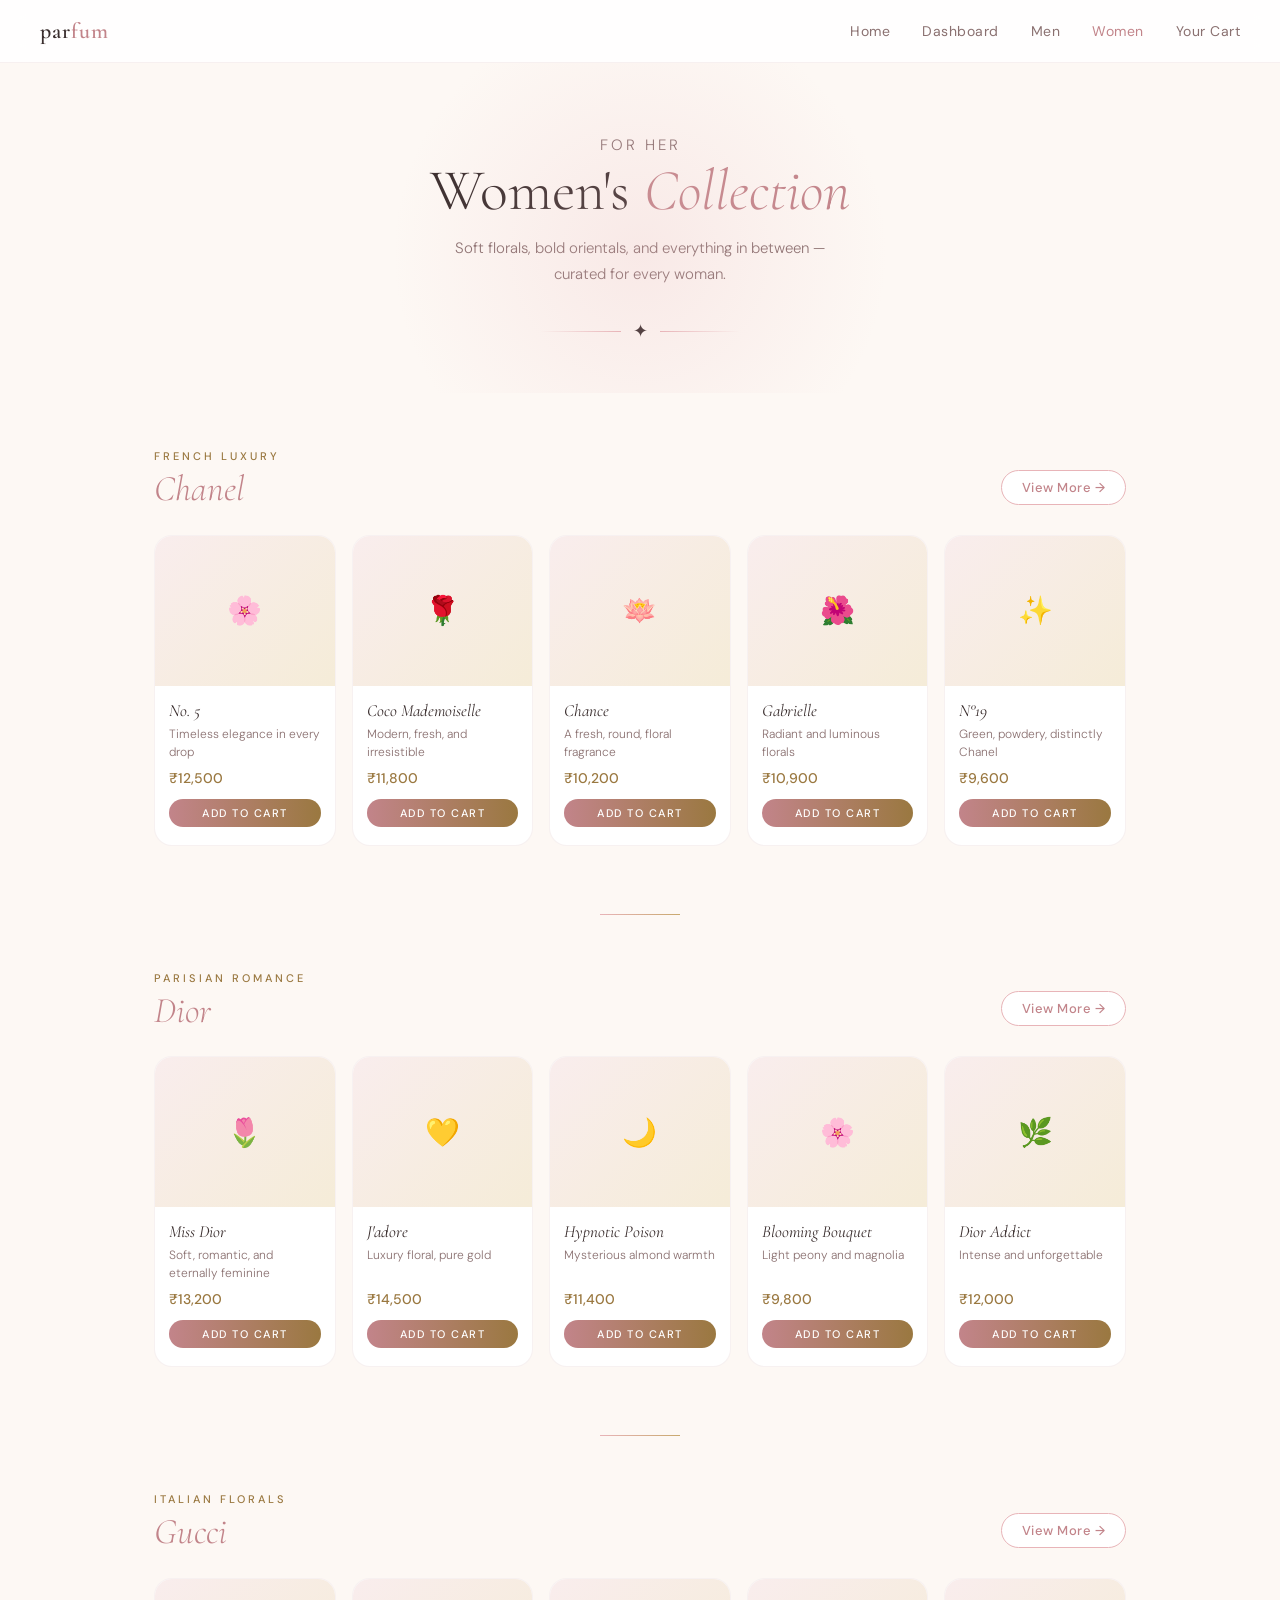
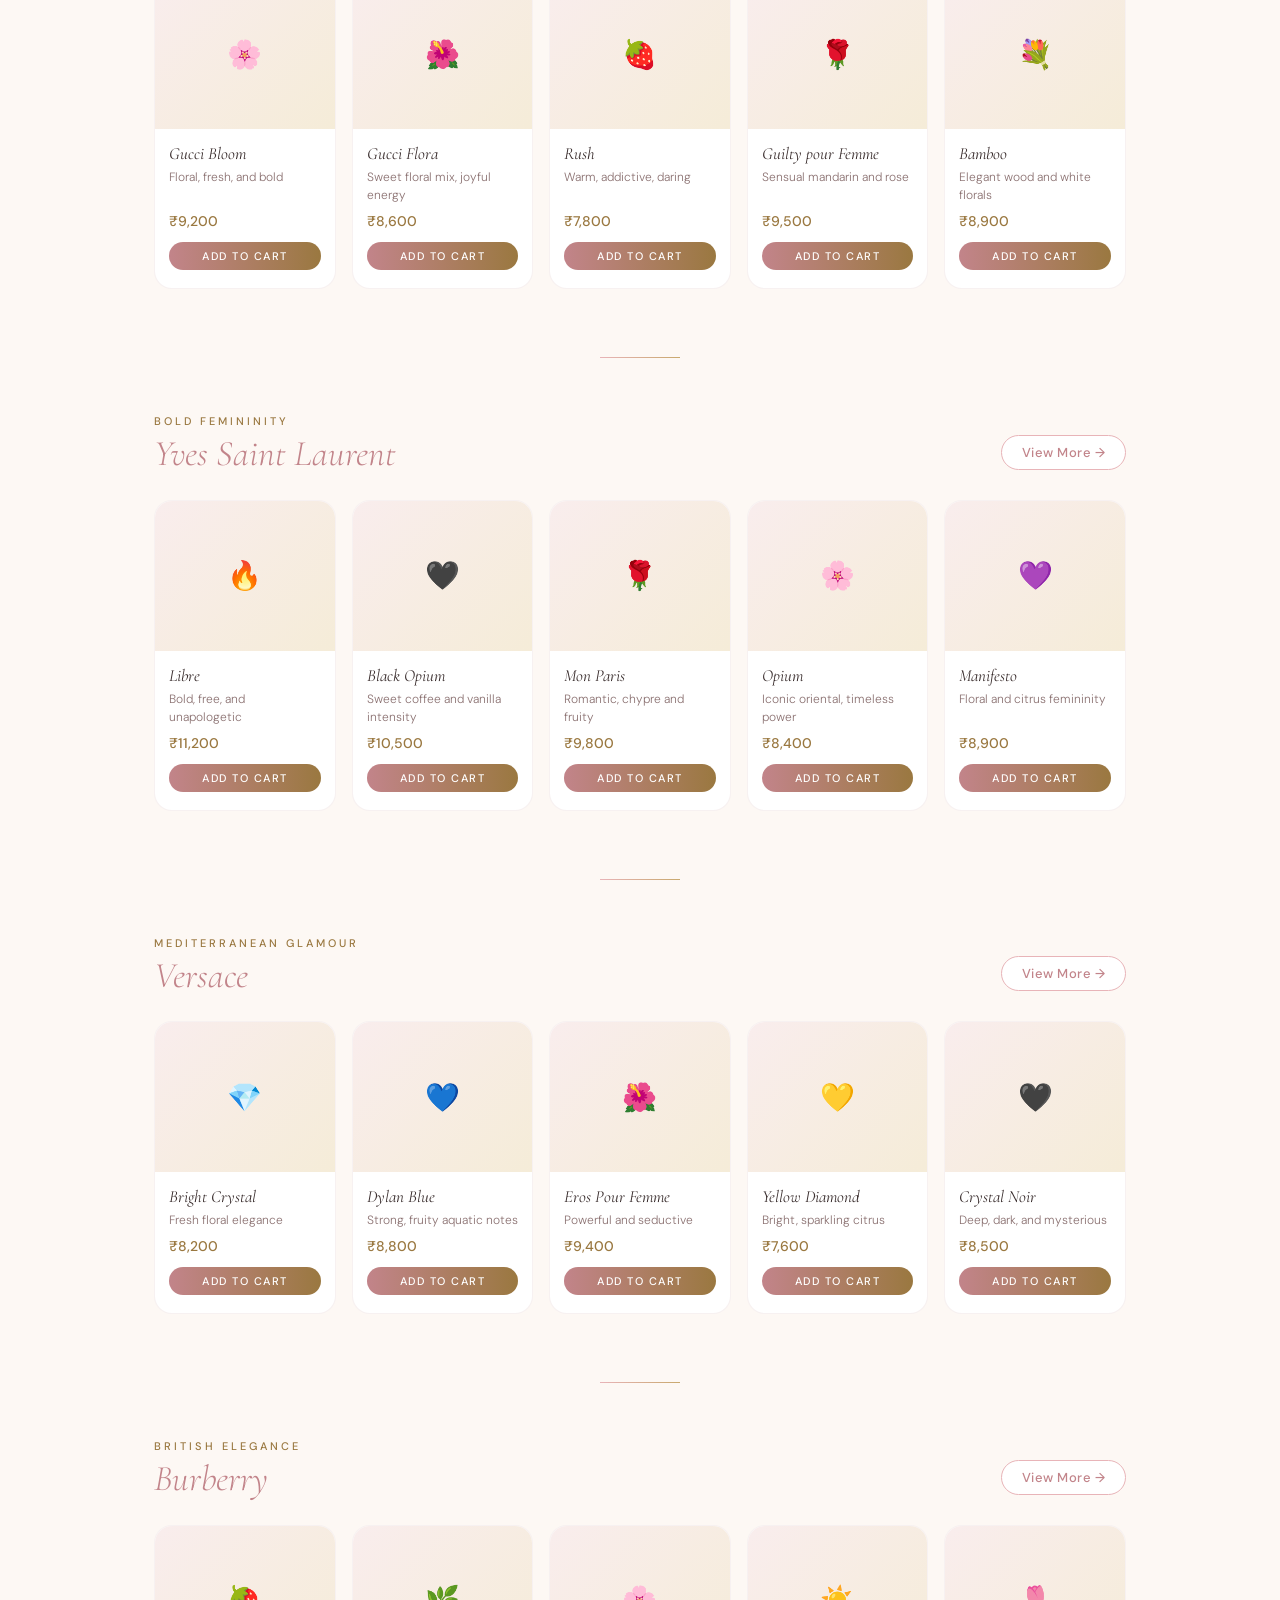
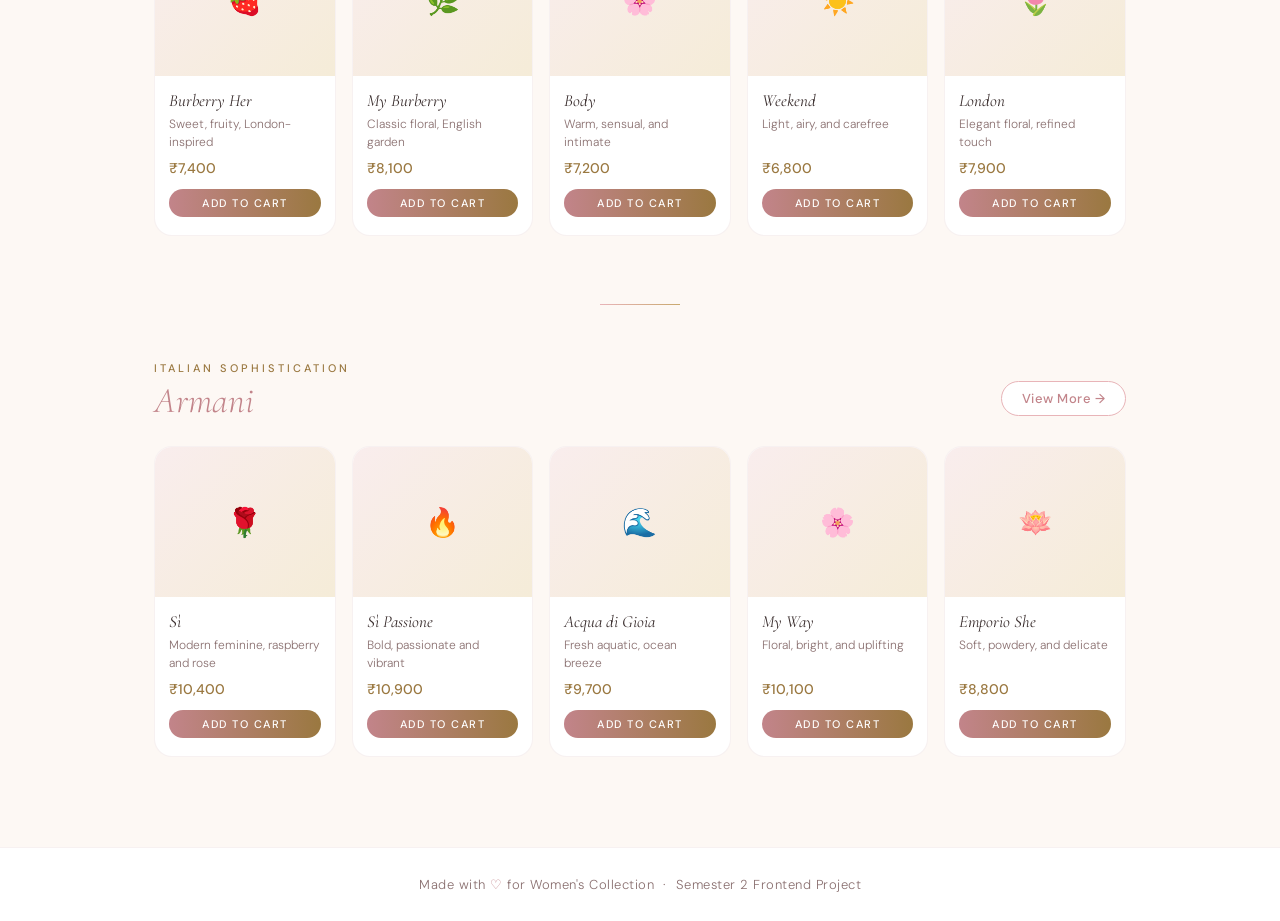
<file: women.html>
<!DOCTYPE html>
<html lang="en">
<head>
<meta charset="UTF-8">
<title>Women's Collection — Parfum</title>

<link href="https://fonts.googleapis.com/css2?family=Cormorant+Garamond:ital,wght@0,300;0,400;0,600;1,300;1,400&family=DM+Sans:wght@300;400;500&display=swap" rel="stylesheet">

<style>
  * { margin: 0; padding: 0; box-sizing: border-box; }

  :root {
    --rose: #e8b4b8;
    --rose-light: #f9eded;
    --rose-dark: #c2848a;
    --gold: #c9a96e;
    --gold-light: #f5ecd8;
    --gold-dark: #9a7840;
    --cream: #fdf8f4;
    --text: #3a2e2e;
    --text-muted: #8a7070;
    --white: #ffffff;
  }

  body {
    font-family: 'DM Sans', sans-serif;
    background-color: var(--cream);
    color: var(--text);
    min-height: 100vh;
  }

  /* ── NAVBAR ── */
  nav {
    background: rgba(255,255,255,0.85);
    backdrop-filter: blur(12px);
    padding: 18px 40px;
    display: flex;
    align-items: center;
    justify-content: space-between;
    position: sticky;
    top: 0;
    z-index: 100;
    border-bottom: 1px solid rgba(200,160,160,0.15);
  }

  .nav-logo {
    font-family: 'Cormorant Garamond', serif;
    font-size: 22px;
    font-weight: 600;
    color: var(--text);
    letter-spacing: 1px;
    text-decoration: none;
  }

  .nav-logo span { color: var(--rose-dark); }

  .nav-links {
    display: flex;
    gap: 32px;
    align-items: center;
  }

  .nav-links a {
    text-decoration: none;
    color: var(--text-muted);
    font-size: 14px;
    font-weight: 400;
    letter-spacing: 0.5px;
    transition: color 0.3s;
  }

  .nav-links a:hover,
  .nav-links a.active { color: var(--rose-dark); }

  .cart-link {
    position: relative;
  }

  .cart-badge {
    position: absolute;
    top: -8px;
    right: -10px;
    background: var(--rose-dark);
    color: white;
    font-size: 10px;
    font-weight: 500;
    width: 17px;
    height: 17px;
    border-radius: 50%;
    display: flex;
    align-items: center;
    justify-content: center;
    display: none;
  }

  .cart-badge.visible { display: flex; }

  /* ── TOAST ── */
  .toast {
    position: fixed;
    bottom: 28px;
    right: 28px;
    background: var(--text);
    color: white;
    padding: 13px 20px;
    border-radius: 12px;
    font-size: 13px;
    font-weight: 400;
    letter-spacing: 0.3px;
    z-index: 999;
    opacity: 0;
    transform: translateY(12px);
    transition: opacity 0.3s ease, transform 0.3s ease;
    pointer-events: none;
    display: flex;
    align-items: center;
    gap: 8px;
  }

  .toast.show {
    opacity: 1;
    transform: translateY(0);
  }

  .toast-icon { font-size: 15px; }

  /* ── HERO ── */
  .hero {
    text-align: center;
    padding: 70px 20px 50px;
    position: relative;
    overflow: hidden;
  }

  .hero::before {
    content: '';
    position: absolute;
    top: -60px; left: 50%;
    transform: translateX(-50%);
    width: 500px; height: 500px;
    background: radial-gradient(circle, rgba(232,180,184,0.22) 0%, transparent 70%);
    pointer-events: none;
  }

  .hero-eyebrow {
    font-size: 11px;
    letter-spacing: 3px;
    text-transform: uppercase;
    color: var(--rose-dark);
    margin-bottom: 14px;
    font-weight: 500;
  }

  .hero h1 {
    font-family: 'Cormorant Garamond', serif;
    font-size: 58px;
    font-weight: 300;
    color: var(--text);
    line-height: 1.1;
    margin-bottom: 14px;
  }

  .hero h1 em { font-style: italic; color: var(--rose-dark); }

  .hero p {
    font-size: 15px;
    color: var(--text-muted);
    font-weight: 300;
    max-width: 400px;
    margin: 0 auto;
    line-height: 1.7;
  }

  .hero-divider {
    display: flex;
    align-items: center;
    justify-content: center;
    gap: 12px;
    margin: 32px auto 0;
    max-width: 200px;
  }

  .hero-divider::before,
  .hero-divider::after {
    content: '';
    flex: 1;
    height: 1px;
  }

  .hero-divider::before { background: linear-gradient(to right, transparent, var(--rose)); }
  .hero-divider::after  { background: linear-gradient(to left,  transparent, var(--rose)); }
  .hero-divider span { font-size: 18px; }

  /* ── BRAND SECTION ── */
  .brand-section {
    max-width: 1100px;
    margin: 0 auto;
    padding: 56px 5% 20px;
  }

  .brand-header {
    display: flex;
    align-items: flex-end;
    justify-content: space-between;
    margin-bottom: 26px;
  }

  .brand-label {
    font-size: 11px;
    letter-spacing: 3px;
    text-transform: uppercase;
    color: var(--gold-dark);
    margin-bottom: 6px;
    font-weight: 500;
  }

  .brand-title {
    font-family: 'Cormorant Garamond', serif;
    font-size: 36px;
    font-weight: 300;
    color: var(--text);
    line-height: 1.1;
  }

  .brand-title em { font-style: italic; color: var(--rose-dark); }

  .view-more-btn {
    display: inline-flex;
    align-items: center;
    gap: 6px;
    text-decoration: none;
    font-size: 13px;
    font-weight: 500;
    color: var(--rose-dark);
    border: 1px solid var(--rose);
    padding: 8px 20px;
    border-radius: 30px;
    letter-spacing: 0.5px;
    transition: all 0.25s ease;
    background: white;
    white-space: nowrap;
    margin-bottom: 4px;
  }

  .view-more-btn:hover {
    background: var(--rose-light);
    border-color: var(--rose-dark);
  }

  /* ── CARDS ── */
  .cards-row {
    display: grid;
    grid-template-columns: repeat(5, 1fr);
    gap: 16px;
  }

  .brand-card {
    background: white;
    border-radius: 18px;
    overflow: hidden;
    border: 1px solid rgba(200,160,160,0.15);
    transition: transform 0.3s ease, box-shadow 0.3s ease;
    display: flex;
    flex-direction: column;
  }

  .brand-card:hover {
    transform: translateY(-6px);
    box-shadow: 0 16px 36px rgba(180,120,120,0.13);
  }

  .card-img {
    width: 100%;
    height: 150px;
    object-fit: cover;
    display: block;
    background: var(--rose-light);
  }

  .card-img-placeholder {
    width: 100%;
    height: 150px;
    background: linear-gradient(135deg, var(--rose-light), var(--gold-light));
    display: flex;
    align-items: center;
    justify-content: center;
    font-size: 28px;
  }

  .card-body {
    padding: 14px 14px 18px;
    flex: 1;
    display: flex;
    flex-direction: column;
  }

  .card-body h3 {
    font-family: 'Cormorant Garamond', serif;
    font-size: 17px;
    font-weight: 400;
    color: var(--text);
    margin-bottom: 4px;
    font-style: italic;
  }

  .card-body p {
    font-size: 12px;
    color: var(--text-muted);
    font-weight: 300;
    line-height: 1.5;
    margin-bottom: 8px;
    flex: 1;
  }

  .card-price {
    font-size: 14px;
    font-weight: 500;
    color: var(--gold-dark);
    margin-bottom: 12px;
    font-family: 'DM Sans', sans-serif;
  }

  .card-btn {
    display: inline-block;
    text-align: center;
    font-size: 11px;
    letter-spacing: 1.5px;
    text-transform: uppercase;
    color: white;
    background: linear-gradient(to right, var(--rose-dark), var(--gold-dark));
    padding: 7px 14px;
    border-radius: 20px;
    border: none;
    font-weight: 500;
    cursor: pointer;
    transition: opacity 0.2s, transform 0.15s;
    width: 100%;
    font-family: 'DM Sans', sans-serif;
  }

  .card-btn:hover { opacity: 0.85; }

  .card-btn:active { transform: scale(0.97); }

  .card-btn.added {
    background: linear-gradient(to right, #5a9e6f, #4a8c5f);
  }

  /* ── SEPARATOR ── */
  .section-sep {
    width: 80px;
    height: 1px;
    background: linear-gradient(to right, var(--rose), var(--gold));
    margin: 48px auto 0;
  }

  /* ── FOOTER ── */
  footer {
    background: white;
    border-top: 1px solid rgba(200,160,160,0.15);
    text-align: center;
    padding: 28px 20px;
    margin-top: 70px;
  }

  footer p {
    font-size: 13px;
    color: var(--text-muted);
    font-weight: 300;
    letter-spacing: 0.5px;
  }

  footer p span { color: var(--rose-dark); }
</style>
</head>
<body>

<!-- TOAST -->
<div class="toast" id="toast">
  <span class="toast-icon">🛒</span>
  <span id="toast-msg">Added to cart!</span>
</div>

<!-- NAVBAR -->
<nav>
  <a href="index.html" class="nav-logo">par<span>fum</span></a>
  <div class="nav-links">
    <a href="index.html">Home</a>
    <a href="dashboard.html">Dashboard</a>
    <a href="men.html">Men</a>
    <a href="women.html" class="active">Women</a>
    <a href="cart.html" class="cart-link">
      Your Cart
      <span class="cart-badge" id="cart-badge">0</span>
    </a>
  </div>
</nav>

<!-- HERO -->
<div class="hero">
  <p class="hero-eyebrow">For Her</p>
  <h1>Women's <em>Collection</em></h1>
  <p>Soft florals, bold orientals, and everything in between — curated for every woman.</p>
  <div class="hero-divider"><span>✦</span></div>
</div>


<!-- CHANEL -->
<div class="brand-section">
  <div class="brand-header">
    <div>
      <p class="brand-label">French Luxury</p>
      <h2 class="brand-title"><em>Chanel</em></h2>
    </div>
    <a href="#" class="view-more-btn">View More →</a>
  </div>
  <div class="cards-row">
    <div class="brand-card">
      <div class="card-img-placeholder">🌸</div>
      <div class="card-body">
        <h3>No. 5</h3>
        <p>Timeless elegance in every drop</p>
        <div class="card-price">₹12,500</div>
        <button class="card-btn" onclick="addToCart('Chanel No. 5', 12500, '🌸')">Add to Cart</button>
      </div>
    </div>
    <div class="brand-card">
      <div class="card-img-placeholder">🌹</div>
      <div class="card-body">
        <h3>Coco Mademoiselle</h3>
        <p>Modern, fresh, and irresistible</p>
        <div class="card-price">₹11,800</div>
        <button class="card-btn" onclick="addToCart('Chanel Coco Mademoiselle', 11800, '🌹')">Add to Cart</button>
      </div>
    </div>
    <div class="brand-card">
      <div class="card-img-placeholder">🪷</div>
      <div class="card-body">
        <h3>Chance</h3>
        <p>A fresh, round, floral fragrance</p>
        <div class="card-price">₹10,200</div>
        <button class="card-btn" onclick="addToCart('Chanel Chance', 10200, '🪷')">Add to Cart</button>
      </div>
    </div>
    <div class="brand-card">
      <div class="card-img-placeholder">🌺</div>
      <div class="card-body">
        <h3>Gabrielle</h3>
        <p>Radiant and luminous florals</p>
        <div class="card-price">₹10,900</div>
        <button class="card-btn" onclick="addToCart('Chanel Gabrielle', 10900, '🌺')">Add to Cart</button>
      </div>
    </div>
    <div class="brand-card">
      <div class="card-img-placeholder">✨</div>
      <div class="card-body">
        <h3>N°19</h3>
        <p>Green, powdery, distinctly Chanel</p>
        <div class="card-price">₹9,600</div>
        <button class="card-btn" onclick="addToCart('Chanel N°19', 9600, '✨')">Add to Cart</button>
      </div>
    </div>
  </div>
</div>

<div class="section-sep"></div>

<!-- DIOR -->
<div class="brand-section">
  <div class="brand-header">
    <div>
      <p class="brand-label">Parisian Romance</p>
      <h2 class="brand-title"><em>Dior</em></h2>
    </div>
    <a href="#" class="view-more-btn">View More →</a>
  </div>
  <div class="cards-row">
    <div class="brand-card">
      <div class="card-img-placeholder">🌷</div>
      <div class="card-body">
        <h3>Miss Dior</h3>
        <p>Soft, romantic, and eternally feminine</p>
        <div class="card-price">₹13,200</div>
        <button class="card-btn" onclick="addToCart('Dior Miss Dior', 13200, '🌷')">Add to Cart</button>
      </div>
    </div>
    <div class="brand-card">
      <div class="card-img-placeholder">💛</div>
      <div class="card-body">
        <h3>J'adore</h3>
        <p>Luxury floral, pure gold</p>
        <div class="card-price">₹14,500</div>
        <button class="card-btn" onclick="addToCart('Dior J\'adore', 14500, '💛')">Add to Cart</button>
      </div>
    </div>
    <div class="brand-card">
      <div class="card-img-placeholder">🌙</div>
      <div class="card-body">
        <h3>Hypnotic Poison</h3>
        <p>Mysterious almond warmth</p>
        <div class="card-price">₹11,400</div>
        <button class="card-btn" onclick="addToCart('Dior Hypnotic Poison', 11400, '🌙')">Add to Cart</button>
      </div>
    </div>
    <div class="brand-card">
      <div class="card-img-placeholder">🌸</div>
      <div class="card-body">
        <h3>Blooming Bouquet</h3>
        <p>Light peony and magnolia</p>
        <div class="card-price">₹9,800</div>
        <button class="card-btn" onclick="addToCart('Dior Blooming Bouquet', 9800, '🌸')">Add to Cart</button>
      </div>
    </div>
    <div class="brand-card">
      <div class="card-img-placeholder">🌿</div>
      <div class="card-body">
        <h3>Dior Addict</h3>
        <p>Intense and unforgettable</p>
        <div class="card-price">₹12,000</div>
        <button class="card-btn" onclick="addToCart('Dior Addict', 12000, '🌿')">Add to Cart</button>
      </div>
    </div>
  </div>
</div>

<div class="section-sep"></div>

<!-- GUCCI -->
<div class="brand-section">
  <div class="brand-header">
    <div>
      <p class="brand-label">Italian Florals</p>
      <h2 class="brand-title"><em>Gucci</em></h2>
    </div>
    <a href="#" class="view-more-btn">View More →</a>
  </div>
  <div class="cards-row">
    <div class="brand-card">
      <div class="card-img-placeholder">🌸</div>
      <div class="card-body">
        <h3>Gucci Bloom</h3>
        <p>Floral, fresh, and bold</p>
        <div class="card-price">₹9,200</div>
        <button class="card-btn" onclick="addToCart('Gucci Bloom', 9200, '🌸')">Add to Cart</button>
      </div>
    </div>
    <div class="brand-card">
      <div class="card-img-placeholder">🌺</div>
      <div class="card-body">
        <h3>Gucci Flora</h3>
        <p>Sweet floral mix, joyful energy</p>
        <div class="card-price">₹8,600</div>
        <button class="card-btn" onclick="addToCart('Gucci Flora', 8600, '🌺')">Add to Cart</button>
      </div>
    </div>
    <div class="brand-card">
      <div class="card-img-placeholder">🍓</div>
      <div class="card-body">
        <h3>Rush</h3>
        <p>Warm, addictive, daring</p>
        <div class="card-price">₹7,800</div>
        <button class="card-btn" onclick="addToCart('Gucci Rush', 7800, '🍓')">Add to Cart</button>
      </div>
    </div>
    <div class="brand-card">
      <div class="card-img-placeholder">🌹</div>
      <div class="card-body">
        <h3>Guilty pour Femme</h3>
        <p>Sensual mandarin and rose</p>
        <div class="card-price">₹9,500</div>
        <button class="card-btn" onclick="addToCart('Gucci Guilty pour Femme', 9500, '🌹')">Add to Cart</button>
      </div>
    </div>
    <div class="brand-card">
      <div class="card-img-placeholder">💐</div>
      <div class="card-body">
        <h3>Bamboo</h3>
        <p>Elegant wood and white florals</p>
        <div class="card-price">₹8,900</div>
        <button class="card-btn" onclick="addToCart('Gucci Bamboo', 8900, '💐')">Add to Cart</button>
      </div>
    </div>
  </div>
</div>

<div class="section-sep"></div>

<!-- YSL -->
<div class="brand-section">
  <div class="brand-header">
    <div>
      <p class="brand-label">Bold Femininity</p>
      <h2 class="brand-title"><em>Yves Saint Laurent</em></h2>
    </div>
    <a href="#" class="view-more-btn">View More →</a>
  </div>
  <div class="cards-row">
    <div class="brand-card">
      <div class="card-img-placeholder">🔥</div>
      <div class="card-body">
        <h3>Libre</h3>
        <p>Bold, free, and unapologetic</p>
        <div class="card-price">₹11,200</div>
        <button class="card-btn" onclick="addToCart('YSL Libre', 11200, '🔥')">Add to Cart</button>
      </div>
    </div>
    <div class="brand-card">
      <div class="card-img-placeholder">🖤</div>
      <div class="card-body">
        <h3>Black Opium</h3>
        <p>Sweet coffee and vanilla intensity</p>
        <div class="card-price">₹10,500</div>
        <button class="card-btn" onclick="addToCart('YSL Black Opium', 10500, '🖤')">Add to Cart</button>
      </div>
    </div>
    <div class="brand-card">
      <div class="card-img-placeholder">🌹</div>
      <div class="card-body">
        <h3>Mon Paris</h3>
        <p>Romantic, chypre and fruity</p>
        <div class="card-price">₹9,800</div>
        <button class="card-btn" onclick="addToCart('YSL Mon Paris', 9800, '🌹')">Add to Cart</button>
      </div>
    </div>
    <div class="brand-card">
      <div class="card-img-placeholder">🌸</div>
      <div class="card-body">
        <h3>Opium</h3>
        <p>Iconic oriental, timeless power</p>
        <div class="card-price">₹8,400</div>
        <button class="card-btn" onclick="addToCart('YSL Opium', 8400, '🌸')">Add to Cart</button>
      </div>
    </div>
    <div class="brand-card">
      <div class="card-img-placeholder">💜</div>
      <div class="card-body">
        <h3>Manifesto</h3>
        <p>Floral and citrus femininity</p>
        <div class="card-price">₹8,900</div>
        <button class="card-btn" onclick="addToCart('YSL Manifesto', 8900, '💜')">Add to Cart</button>
      </div>
    </div>
  </div>
</div>

<div class="section-sep"></div>

<!-- VERSACE -->
<div class="brand-section">
  <div class="brand-header">
    <div>
      <p class="brand-label">Mediterranean Glamour</p>
      <h2 class="brand-title"><em>Versace</em></h2>
    </div>
    <a href="#" class="view-more-btn">View More →</a>
  </div>
  <div class="cards-row">
    <div class="brand-card">
      <div class="card-img-placeholder">💎</div>
      <div class="card-body">
        <h3>Bright Crystal</h3>
        <p>Fresh floral elegance</p>
        <div class="card-price">₹8,200</div>
        <button class="card-btn" onclick="addToCart('Versace Bright Crystal', 8200, '💎')">Add to Cart</button>
      </div>
    </div>
    <div class="brand-card">
      <div class="card-img-placeholder">💙</div>
      <div class="card-body">
        <h3>Dylan Blue</h3>
        <p>Strong, fruity aquatic notes</p>
        <div class="card-price">₹8,800</div>
        <button class="card-btn" onclick="addToCart('Versace Dylan Blue', 8800, '💙')">Add to Cart</button>
      </div>
    </div>
    <div class="brand-card">
      <div class="card-img-placeholder">🌺</div>
      <div class="card-body">
        <h3>Eros Pour Femme</h3>
        <p>Powerful and seductive</p>
        <div class="card-price">₹9,400</div>
        <button class="card-btn" onclick="addToCart('Versace Eros Pour Femme', 9400, '🌺')">Add to Cart</button>
      </div>
    </div>
    <div class="brand-card">
      <div class="card-img-placeholder">💛</div>
      <div class="card-body">
        <h3>Yellow Diamond</h3>
        <p>Bright, sparkling citrus</p>
        <div class="card-price">₹7,600</div>
        <button class="card-btn" onclick="addToCart('Versace Yellow Diamond', 7600, '💛')">Add to Cart</button>
      </div>
    </div>
    <div class="brand-card">
      <div class="card-img-placeholder">🖤</div>
      <div class="card-body">
        <h3>Crystal Noir</h3>
        <p>Deep, dark, and mysterious</p>
        <div class="card-price">₹8,500</div>
        <button class="card-btn" onclick="addToCart('Versace Crystal Noir', 8500, '🖤')">Add to Cart</button>
      </div>
    </div>
  </div>
</div>

<div class="section-sep"></div>

<!-- BURBERRY -->
<div class="brand-section">
  <div class="brand-header">
    <div>
      <p class="brand-label">British Elegance</p>
      <h2 class="brand-title"><em>Burberry</em></h2>
    </div>
    <a href="#" class="view-more-btn">View More →</a>
  </div>
  <div class="cards-row">
    <div class="brand-card">
      <div class="card-img-placeholder">🍓</div>
      <div class="card-body">
        <h3>Burberry Her</h3>
        <p>Sweet, fruity, London-inspired</p>
        <div class="card-price">₹7,400</div>
        <button class="card-btn" onclick="addToCart('Burberry Her', 7400, '🍓')">Add to Cart</button>
      </div>
    </div>
    <div class="brand-card">
      <div class="card-img-placeholder">🌿</div>
      <div class="card-body">
        <h3>My Burberry</h3>
        <p>Classic floral, English garden</p>
        <div class="card-price">₹8,100</div>
        <button class="card-btn" onclick="addToCart('My Burberry', 8100, '🌿')">Add to Cart</button>
      </div>
    </div>
    <div class="brand-card">
      <div class="card-img-placeholder">🌸</div>
      <div class="card-body">
        <h3>Body</h3>
        <p>Warm, sensual, and intimate</p>
        <div class="card-price">₹7,200</div>
        <button class="card-btn" onclick="addToCart('Burberry Body', 7200, '🌸')">Add to Cart</button>
      </div>
    </div>
    <div class="brand-card">
      <div class="card-img-placeholder">☀️</div>
      <div class="card-body">
        <h3>Weekend</h3>
        <p>Light, airy, and carefree</p>
        <div class="card-price">₹6,800</div>
        <button class="card-btn" onclick="addToCart('Burberry Weekend', 6800, '☀️')">Add to Cart</button>
      </div>
    </div>
    <div class="brand-card">
      <div class="card-img-placeholder">🌷</div>
      <div class="card-body">
        <h3>London</h3>
        <p>Elegant floral, refined touch</p>
        <div class="card-price">₹7,900</div>
        <button class="card-btn" onclick="addToCart('Burberry London', 7900, '🌷')">Add to Cart</button>
      </div>
    </div>
  </div>
</div>

<div class="section-sep"></div>

<!-- ARMANI -->
<div class="brand-section">
  <div class="brand-header">
    <div>
      <p class="brand-label">Italian Sophistication</p>
      <h2 class="brand-title"><em>Armani</em></h2>
    </div>
    <a href="#" class="view-more-btn">View More →</a>
  </div>
  <div class="cards-row">
    <div class="brand-card">
      <div class="card-img-placeholder">🌹</div>
      <div class="card-body">
        <h3>Sì</h3>
        <p>Modern feminine, raspberry and rose</p>
        <div class="card-price">₹10,400</div>
        <button class="card-btn" onclick="addToCart('Armani Sì', 10400, '🌹')">Add to Cart</button>
      </div>
    </div>
    <div class="brand-card">
      <div class="card-img-placeholder">🔥</div>
      <div class="card-body">
        <h3>Sì Passione</h3>
        <p>Bold, passionate and vibrant</p>
        <div class="card-price">₹10,900</div>
        <button class="card-btn" onclick="addToCart('Armani Sì Passione', 10900, '🔥')">Add to Cart</button>
      </div>
    </div>
    <div class="brand-card">
      <div class="card-img-placeholder">🌊</div>
      <div class="card-body">
        <h3>Acqua di Gioia</h3>
        <p>Fresh aquatic, ocean breeze</p>
        <div class="card-price">₹9,700</div>
        <button class="card-btn" onclick="addToCart('Armani Acqua di Gioia', 9700, '🌊')">Add to Cart</button>
      </div>
    </div>
    <div class="brand-card">
      <div class="card-img-placeholder">🌸</div>
      <div class="card-body">
        <h3>My Way</h3>
        <p>Floral, bright, and uplifting</p>
        <div class="card-price">₹10,100</div>
        <button class="card-btn" onclick="addToCart('Armani My Way', 10100, '🌸')">Add to Cart</button>
      </div>
    </div>
    <div class="brand-card">
      <div class="card-img-placeholder">🪷</div>
      <div class="card-body">
        <h3>Emporio She</h3>
        <p>Soft, powdery, and delicate</p>
        <div class="card-price">₹8,800</div>
        <button class="card-btn" onclick="addToCart('Armani Emporio She', 8800, '🪷')">Add to Cart</button>
      </div>
    </div>
  </div>
</div>


<!-- FOOTER -->
<footer>
  <p>Made with <span>♡</span> for Women's Collection &nbsp;·&nbsp; Semester 2 Frontend Project</p>
</footer>

<script>
  // ── CART LOGIC ──
  function getCart() {
    try {
      return JSON.parse(localStorage.getItem('parfum_cart')) || [];
    } catch { return []; }
  }

  function saveCart(cart) {
    localStorage.setItem('parfum_cart', JSON.stringify(cart));
  }

  function updateBadge() {
    const cart = getCart();
    const total = cart.reduce((sum, item) => sum + item.qty, 0);
    const badge = document.getElementById('cart-badge');
    if (total > 0) {
      badge.textContent = total;
      badge.classList.add('visible');
    } else {
      badge.classList.remove('visible');
    }
  }

  function addToCart(name, price, emoji) {
    const cart = getCart();
    const existing = cart.find(i => i.name === name);
    if (existing) {
      existing.qty += 1;
    } else {
      cart.push({ name, price, emoji, qty: 1 });
    }
    saveCart(cart);
    updateBadge();
    showToast(name);
  }

  let toastTimer;
  function showToast(name) {
    const toast = document.getElementById('toast');
    const msg = document.getElementById('toast-msg');
    msg.textContent = `"${name}" added to cart`;
    toast.classList.add('show');
    clearTimeout(toastTimer);
    toastTimer = setTimeout(() => toast.classList.remove('show'), 2500);
  }

  // Init badge on load
  updateBadge();
</script>

</body>
</html>
</file>
